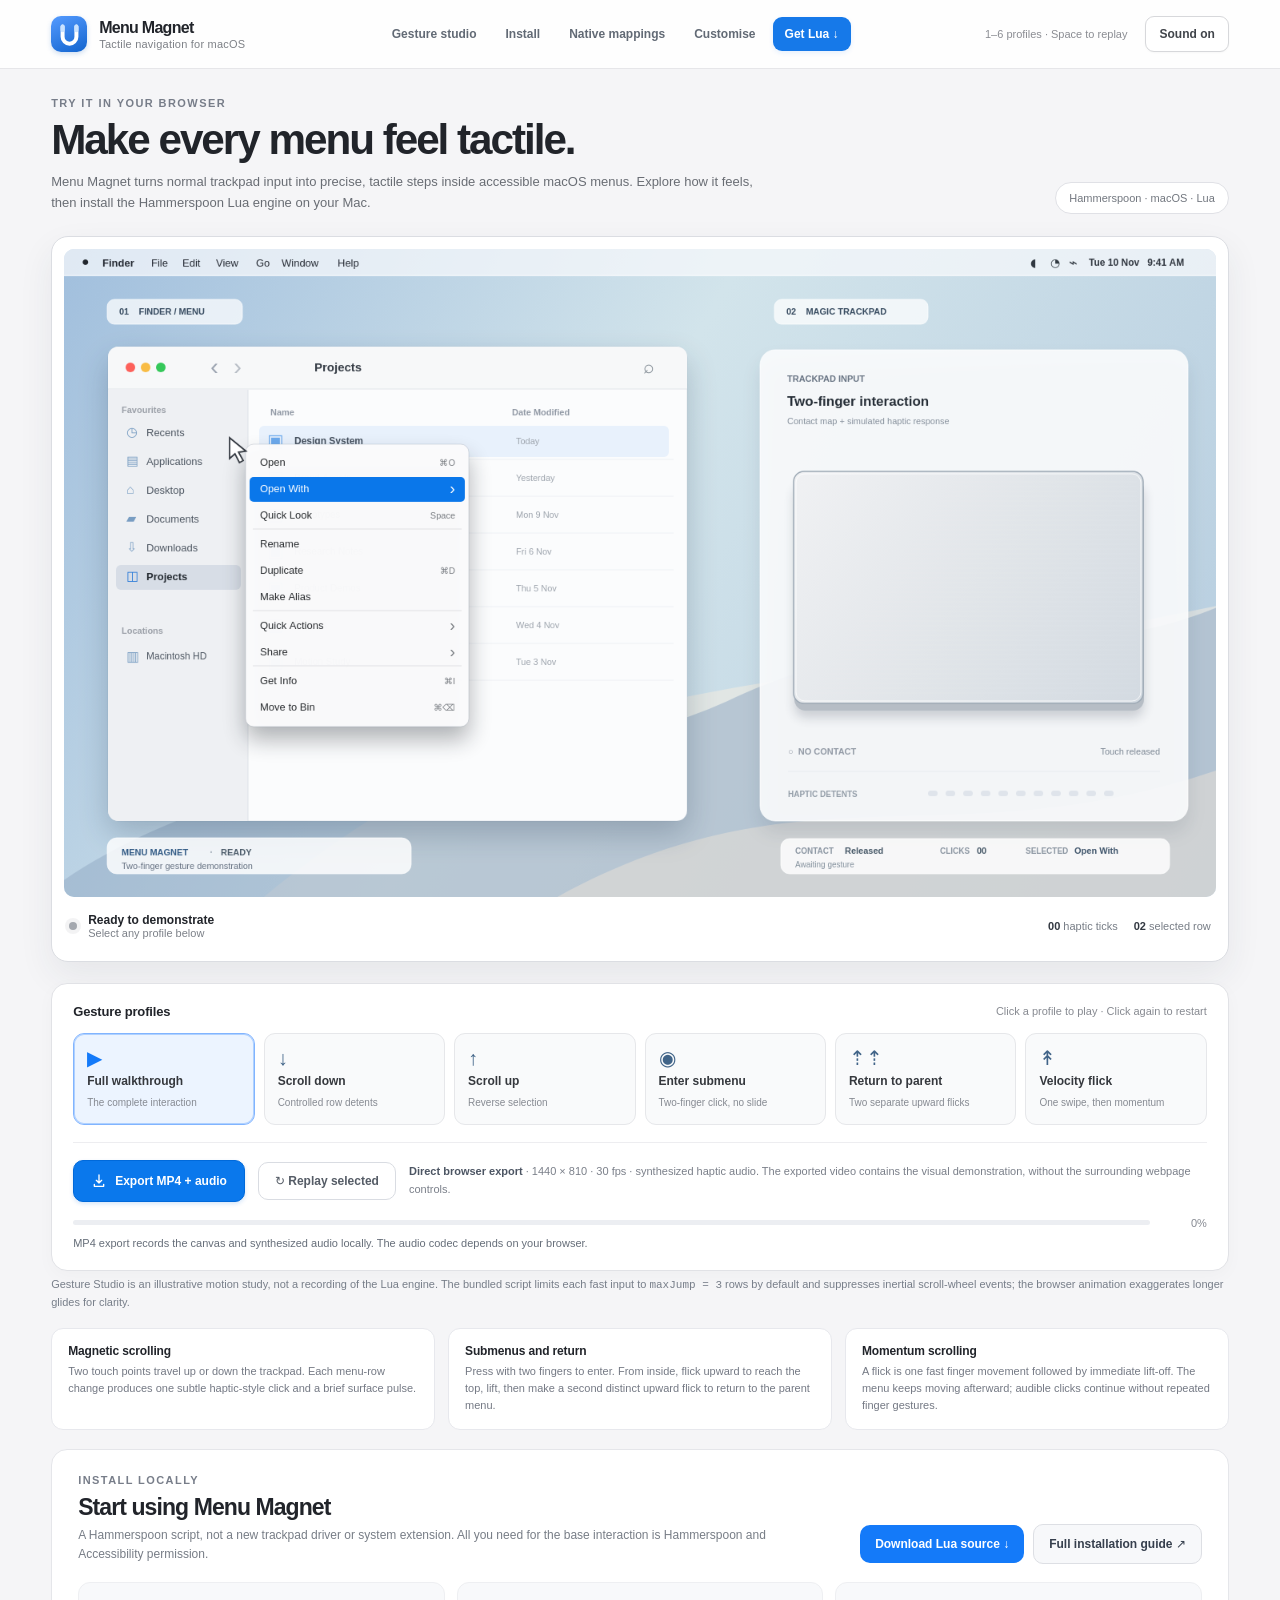
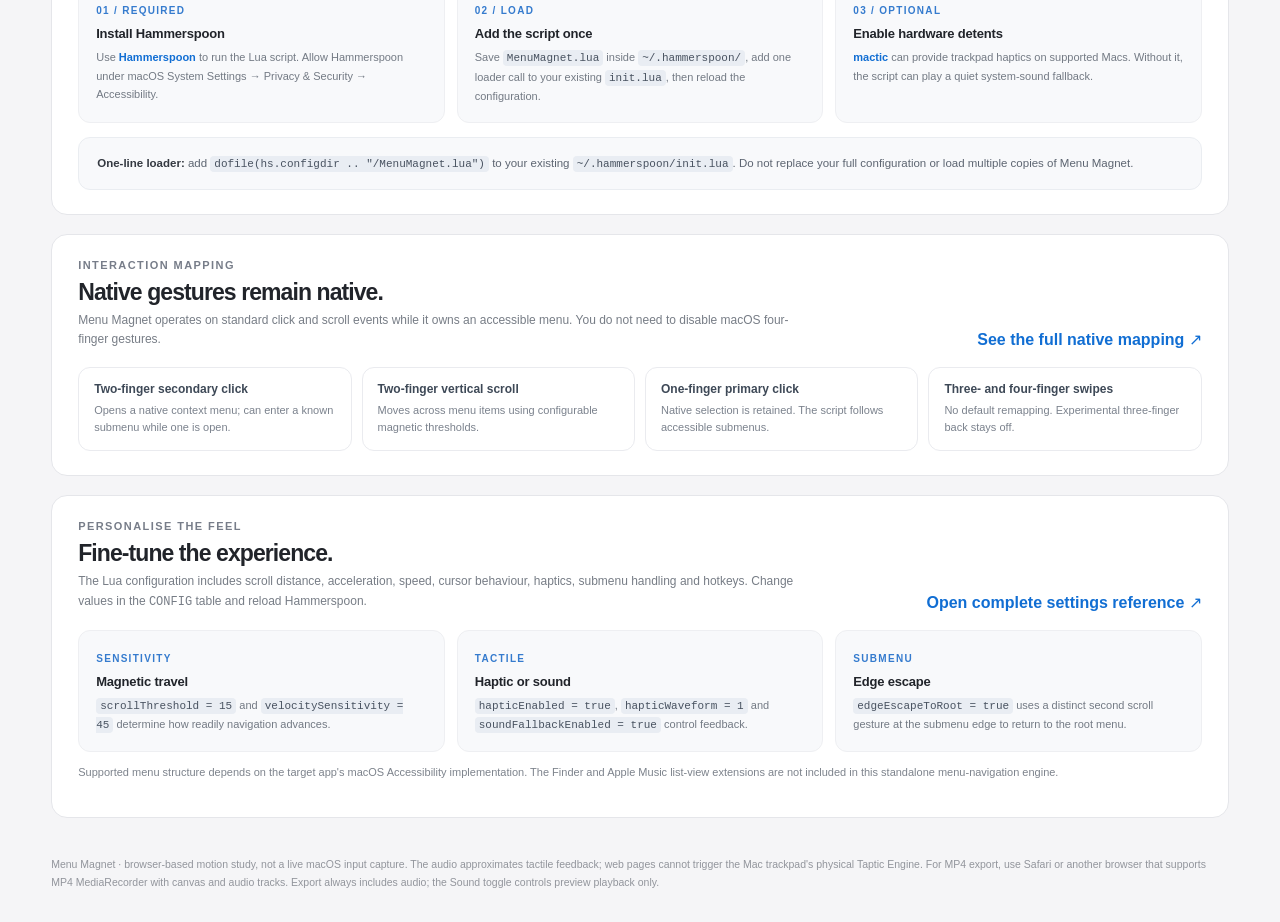
<file: docs/index.html>
<!doctype html>
<html lang="en">
<head>
<meta charset="utf-8">
<meta name="viewport" content="width=device-width,initial-scale=1">
<meta name="color-scheme" content="light">
<title>Menu Magnet — Tactile navigation for macOS</title>
<meta name="description" content="Menu Magnet brings tactile, velocity-aware navigation to native macOS menus using Hammerspoon. Explore the interactive Gesture Studio, download the Lua source, and read the setup guide.">
<meta name="theme-color" content="#f5f5f7">
<link rel="icon" type="image/svg+xml" href="favicon.svg">
<style>
:root{font-family:-apple-system,BlinkMacSystemFont,"SF Pro Display","Segoe UI",sans-serif;color:#21242a;background:#f5f5f7;font-synthesis:none;scroll-behavior:smooth}
*{box-sizing:border-box}body{margin:0;min-width:320px;-webkit-font-smoothing:antialiased}button{font:inherit;cursor:pointer}
button:focus-visible{outline:3px solid #147af9;outline-offset:3px}
header{height:69px;background:rgba(255,255,255,.87);border-bottom:1px solid #e6e6e9;display:flex;align-items:center;justify-content:space-between;padding:0 clamp(16px,4vw,52px);gap:18px}
.brand{display:flex;align-items:center;gap:12px}.brand-mark{height:36px;width:36px;border-radius:10px;background:linear-gradient(155deg,#559bff,#1264ce);display:grid;place-items:center;box-shadow:0 2px 5px rgba(35,105,194,.21)}.brand-mark svg{height:25px;width:25px}
.brand strong{display:block;letter-spacing:-.045em;font-weight:760;font-size:16px}.brand small{display:block;font-size:11px;color:#7d8086;margin-top:1px;letter-spacing:.02em}
.header-actions{display:flex;align-items:center;gap:10px}.shortcut{font-size:11px;color:#8b8d93;margin-right:8px}.small-btn{border:1px solid #d7d8db;background:white;border-radius:9px;padding:10px 13px;font-size:12px;font-weight:620;color:#40444a;box-shadow:0 1px 2px #00000008}.small-btn:hover{background:#f6f8fb}.small-btn[aria-pressed=false]{color:#898c94}
main{max-width:1560px;margin:auto;padding:28px clamp(16px,4vw,52px) 38px}
.eyebrow{font-size:11px;color:#777d89;font-weight:720;letter-spacing:.13em;text-transform:uppercase;margin-bottom:8px}.title-row{display:flex;align-items:end;justify-content:space-between;gap:20px;margin-bottom:22px}
h1{margin:0 0 9px;font-weight:700;letter-spacing:-.048em;font-size:clamp(28px,3.3vw,44px);line-height:1.1}.lead{margin:0;color:#696d74;font-size:13px;line-height:1.6;max-width:710px}
.version{flex-shrink:0;border:1px solid #e0e1e6;background:#fff;border-radius:99px;padding:9px 13px;font-size:11px;color:#72777f}
.screen-card{border:1px solid #dbdde2;border-radius:17px;background:white;box-shadow:0 14px 35px rgba(39,48,63,.075);padding:12px;overflow:hidden}
#stage{display:block;width:100%;aspect-ratio:16/9;border-radius:10px;background:#d8e6f3;image-rendering:auto}
.stage-footer{min-height:52px;display:flex;align-items:center;justify-content:space-between;gap:16px;padding:7px 5px 0}
.live-info{display:flex;align-items:center;gap:11px;min-width:0}.live-light{flex-shrink:0;width:8px;height:8px;border-radius:50%;background:#a4a8af;box-shadow:0 0 0 4px #a4a8af22}.live-light.playing{background:#30a46c;box-shadow:0 0 0 4px #30a46c18}
#currentLabel{font-size:12px;font-weight:640;white-space:nowrap;overflow:hidden;text-overflow:ellipsis}#subLabel{font-size:11px;color:#7c8088;white-space:nowrap;overflow:hidden;text-overflow:ellipsis}
.mini-stats{display:flex;align-items:center;gap:16px;flex-shrink:0;font-size:11px;color:#777d86}.mini-stats b{color:#333942;font-variant-numeric:tabular-nums}
.controls{margin-top:21px;background:white;border:1px solid #e1e2e6;border-radius:16px;padding:20px 21px 18px;box-shadow:0 5px 18px #24283207}
.controls-top{display:flex;align-items:center;justify-content:space-between;gap:14px;margin-bottom:14px}.section-title{font-size:13px;font-weight:750;letter-spacing:-.012em}.control-note{color:#878a91;font-size:11px}
.profiles{display:grid;grid-template-columns:repeat(6,minmax(0,1fr));gap:9px}.profile{background:#f9fafb;border:1px solid #e6e7ea;border-radius:11px;text-align:left;min-height:92px;padding:14px 13px 12px;display:flex;flex-direction:column;align-items:start;gap:7px;transition:background .15s,border-color .15s,box-shadow .15s}.profile:hover{background:#f2f7ff;border-color:#c3d8fa}.profile[aria-pressed=true]{background:#ecf4ff;border-color:#81b4ff;box-shadow:inset 0 0 0 1px #afd1ff}.profile:disabled{opacity:.55;cursor:not-allowed}
.profile .profile-glyph{font-size:20px;line-height:20px;font-family:-apple-system,sans-serif;color:#416488}.profile[aria-pressed=true] .profile-glyph{color:#147af9}.profile-title{font-size:12px;font-weight:700;color:#35383d;line-height:1.15}.profile-desc{font-size:10px;color:#868a92;line-height:1.35}
.renderbar{display:flex;gap:13px;align-items:center;flex-wrap:wrap;border-top:1px solid #ededf0;margin-top:17px;padding-top:17px}.primary{display:flex;align-items:center;gap:8px;border:1px solid #0069da;border-radius:10px;background:#0a78ec;color:white;padding:12px 17px;font-size:12px;font-weight:715;box-shadow:0 2px 4px #0069d92a;white-space:nowrap}.primary:hover{background:#0669d7}.primary:disabled{background:#9fb6d2;border-color:#9fb6d2;cursor:not-allowed;box-shadow:none}.primary svg{width:16px;height:16px}
.replay{border:1px solid #d9dce2;background:white;padding:11px 16px;border-radius:10px;font-size:12px;color:#555c66;font-weight:620}.replay:disabled{opacity:.5;cursor:not-allowed}
.render-copy{font-size:11px;color:#7a7f89;line-height:1.6;flex:1;min-width:240px}.render-copy strong{color:#4c5563}
.progress-area{display:flex;align-items:center;gap:12px;margin-top:15px}.progress-track{height:5px;background:#eceef2;border-radius:8px;overflow:hidden;flex:1}.progress-indicator{width:0%;height:100%;border-radius:8px;background:#147af9;transition:width .08s linear}#progressText{font-size:11px;color:#858991;font-variant-numeric:tabular-nums;min-width:45px;text-align:right}
#message{font-size:11px;color:#666e79;margin-top:8px;min-height:15px}#message.error{color:#be3939}
.explainer{display:grid;grid-template-columns:1fr 1fr 1fr;gap:13px;margin-top:17px}.explain{padding:15px 16px;border-radius:12px;background:#fff;border:1px solid #e7e8ed}.explain strong{display:block;font-size:12px;letter-spacing:-.012em;margin-bottom:5px}.explain span{display:block;font-size:11px;color:#747984;line-height:1.55}
footer{max-width:1560px;margin:auto;padding:0 clamp(16px,4vw,52px) 32px;color:#92959c;font-size:10.5px;line-height:1.7}
@media(max-width:1050px){.profiles{grid-template-columns:repeat(3,minmax(0,1fr))}.profile{min-height:86px}.explainer{grid-template-columns:1fr 1fr}.title-row{align-items:start}.version{display:none}}
@media(max-width:640px){header{padding:0 14px;height:63px}.shortcut{display:none}main{padding:23px 10px}.controls{padding:15px}.profiles{grid-template-columns:repeat(2,minmax(0,1fr))}.stage-footer{align-items:start}.mini-stats{gap:9px;flex-direction:column;align-items:end}#subLabel{max-width:200px}.screen-card{padding:5px;border-radius:12px}.controls-top{align-items:start;flex-direction:column;gap:5px}.explainer{grid-template-columns:1fr}.renderbar{align-items:stretch}.primary,.replay{justify-content:center}footer{padding:0 16px 20px}}

/* Website navigation and installation information, added around the original Gesture Studio. */
.site-nav{display:flex;gap:5px;align-items:center;flex:1;justify-content:center}
.site-nav a{font-size:12px;font-weight:620;color:#626a75;text-decoration:none;padding:10px 12px;border-radius:9px;white-space:nowrap}
.site-nav a:hover,.site-nav a:focus-visible{color:#0967ca;background:#f0f5fc}
.site-nav .nav-primary{color:#fff;background:#1679e9;box-shadow:0 2px 5px #147af91a}
.site-nav .nav-primary:hover{color:#fff;background:#0967ca}
.callout{font-size:11px;color:#777e89;line-height:1.55;margin:5px 0 0}
.utility-panel{margin-top:19px;padding:24px 26px;background:#fff;border:1px solid #e5e6ea;border-radius:16px}
.utility-head{display:flex;align-items:flex-end;justify-content:space-between;gap:16px;margin-bottom:18px}
.utility-head h2{font-size:23px;letter-spacing:-.04em;margin:0 0 5px}
.utility-head p{font-size:12px;color:#777d86;margin:0;line-height:1.6;max-width:730px}
.text-link{color:#116ed3;font-weight:650;text-decoration:none}.text-link:hover{text-decoration:underline}
.info-grid{display:grid;grid-template-columns:repeat(3,minmax(0,1fr));gap:12px}
.info-tile{border-radius:12px;background:#f8f9fb;border:1px solid #eeeff2;padding:17px}
.info-tile .num{display:inline-block;font-size:10px;font-weight:730;letter-spacing:.13em;color:#357bce;margin-bottom:10px}
.info-tile h3{font-size:13px;letter-spacing:-.015em;margin:0 0 7px}
.info-tile p{font-size:11px;line-height:1.65;color:#737a84;margin:0}
.info-tile code,.mini-guide code{font-size:11px;border-radius:4px;background:#e9edf3;padding:2px 4px;color:#485260}
.downloads{display:flex;flex-wrap:wrap;gap:9px;align-items:center}
.download-link{border-radius:10px;background:#147af9;color:#fff;text-decoration:none;padding:12px 15px;font-size:12px;font-weight:690;display:inline-flex;gap:8px;align-items:center}
.download-link:hover{background:#0b65d1}
.download-link.secondary{color:#363f4d;background:#f7f8fa;border:1px solid #dddfe4}.download-link.secondary:hover{background:#edf3fc}
.mini-guide{background:#f8f9fb;border:1px solid #eaedf1;border-radius:12px;padding:16px 18px;line-height:1.65;font-size:11.5px;color:#5d6571;margin-top:14px}
.mini-guide strong{color:#343941}
.source-note{font-size:11px;line-height:1.7;color:#7d838c;margin-top:11px}
.native-grid{display:grid;grid-template-columns:repeat(4,minmax(0,1fr));gap:10px}
.native-cell{border:1px solid #eaebef;border-radius:12px;padding:14px 15px}
.native-cell strong{display:block;color:#3e4957;font-size:12px;margin-bottom:6px}
.native-cell p{color:#7b828d;font-size:11px;line-height:1.55;margin:0}
.demo-notice{margin:0 0 15px;color:#818891;font-size:11px;line-height:1.5}
@media(max-width:1120px){.site-nav{justify-content:flex-end}.site-nav a{padding:8px}.site-nav a:not(.nav-primary){display:none}}
@media(max-width:750px){.site-nav .nav-primary{padding:9px 10px;font-size:11px}.info-grid{grid-template-columns:1fr}.native-grid{grid-template-columns:1fr 1fr}.utility-head{align-items:start;flex-direction:column}.utility-panel{padding:17px}.header-actions{gap:4px}}
@media(max-width:450px){.site-nav{display:none}.native-grid{grid-template-columns:1fr}.downloads .download-link{width:100%;justify-content:center}.brand small{font-size:10px}}

</style>
</head>
<body>
<header>
  <div class="brand"><div class="brand-mark" aria-hidden="true"><svg viewBox="0 0 30 30" fill="none"><path d="M6.7 5.5v12.2a8.3 8.3 0 0 0 16.6 0V5.5" stroke="#fff" stroke-width="4.8" stroke-linecap="round"/><path d="M6.7 5.5V10M23.3 5.5V10" stroke="#c9e2ff" stroke-width="4.8" stroke-linecap="round"/></svg></div><div><strong>Menu Magnet</strong><small>Tactile navigation for macOS</small></div></div>
  <nav class="site-nav" aria-label="Site navigation"><a href="#demo">Gesture studio</a><a href="#get-started">Install</a><a href="guide.html#native">Native mappings</a><a href="guide.html#customize">Customise</a><a class="nav-primary" href="download/MenuMagnet.lua" download>Get Lua ↓</a></nav>
  <div class="header-actions"><span class="shortcut">1–6 profiles · Space to replay</span><button id="soundToggle" class="small-btn" type="button" aria-pressed="true">Sound on</button></div>
</header>
<main>
  <div class="title-row"><div><div class="eyebrow">Try it in your browser</div><h1>Make every menu feel tactile.</h1><p class="lead">Menu Magnet turns normal trackpad input into precise, tactile steps inside accessible macOS menus. Explore how it feels, then install the Hammerspoon Lua engine on your Mac.</p></div><span class="version">Hammerspoon · macOS · Lua</span></div>
  <section id="demo" class="screen-card" aria-label="Animated desktop and trackpad demonstration">
    <canvas id="stage" width="1440" height="810" aria-label="macOS Finder context menu on the left, with animated Magic Trackpad fingers on the right. Choose a profile to animate."></canvas>
    <div class="stage-footer"><div class="live-info"><span id="liveLight" class="live-light"></span><div style="min-width:0"><div id="currentLabel">Ready to demonstrate</div><div id="subLabel">Select any profile below</div></div></div><div class="mini-stats"><span><b id="detentValue">00</b> haptic ticks</span><span><b id="itemValue">03</b> selected row</span></div></div>
  </section>
  <section class="controls" aria-label="Animation profile and export controls">
    <div class="controls-top"><span class="section-title">Gesture profiles</span><span class="control-note">Click a profile to play · Click again to restart</span></div>
    <div class="profiles" id="profileButtons">
      <button type="button" class="profile" data-profile="full" aria-pressed="true"><span class="profile-glyph">▶</span><span class="profile-title">Full walkthrough</span><span class="profile-desc">The complete interaction</span></button>
      <button type="button" class="profile" data-profile="down" aria-pressed="false"><span class="profile-glyph">↓</span><span class="profile-title">Scroll down</span><span class="profile-desc">Controlled row detents</span></button>
      <button type="button" class="profile" data-profile="up" aria-pressed="false"><span class="profile-glyph">↑</span><span class="profile-title">Scroll up</span><span class="profile-desc">Reverse selection</span></button>
      <button type="button" class="profile" data-profile="submenu" aria-pressed="false"><span class="profile-glyph">◉</span><span class="profile-title">Enter submenu</span><span class="profile-desc">Two-finger click, no slide</span></button>
      <button type="button" class="profile" data-profile="return" aria-pressed="false"><span class="profile-glyph">⇡⇡</span><span class="profile-title">Return to parent</span><span class="profile-desc">Two separate upward flicks</span></button>
      <button type="button" class="profile" data-profile="velocity" aria-pressed="false"><span class="profile-glyph">↟</span><span class="profile-title">Velocity flick</span><span class="profile-desc">One swipe, then momentum</span></button>
    </div>
    <div class="renderbar"><button id="exportBtn" class="primary" type="button"><svg viewBox="0 0 24 24" fill="none" stroke="currentColor" stroke-width="2" stroke-linecap="round" stroke-linejoin="round"><path d="M12 3v12m-4-4 4 4 4-4M5 17v3h14v-3"/></svg>Export MP4 + audio</button><button id="replayBtn" class="replay" type="button">↻ Replay selected</button><div class="render-copy"><strong>Direct browser export</strong> · 1440 × 810 · 30 fps · synthesized haptic audio. The exported video contains the visual demonstration, without the surrounding webpage controls.</div></div>
    <div class="progress-area"><div class="progress-track"><div id="progressFill" class="progress-indicator"></div></div><span id="progressText">0%</span></div>
    <div id="message" role="status" aria-live="polite">MP4 export records the canvas and synthesized audio locally. The audio codec depends on your browser.</div>
  </section>
  <p class="callout">Gesture Studio is an illustrative motion study, not a recording of the Lua engine. The bundled script limits each fast input to <code>maxJump = 3</code> rows by default and suppresses inertial scroll-wheel events; the browser animation exaggerates longer glides for clarity.</p>
  <section class="explainer" aria-label="Gesture behaviour guide">
    <div class="explain"><strong>Magnetic scrolling</strong><span>Two touch points travel up or down the trackpad. Each menu-row change produces one subtle haptic-style click and a brief surface pulse.</span></div>
    <div class="explain"><strong>Submenus and return</strong><span>Press with two fingers to enter. From inside, flick upward to reach the top, lift, then make a second distinct upward flick to return to the parent menu.</span></div>
    <div class="explain"><strong>Momentum scrolling</strong><span>A flick is one fast finger movement followed by immediate lift-off. The menu keeps moving afterward; audible clicks continue without repeated finger gestures.</span></div>
  </section>

<section id="get-started" class="utility-panel" aria-labelledby="started-heading">
  <div class="utility-head"><div><div class="eyebrow">Install locally</div><h2 id="started-heading">Start using Menu Magnet</h2><p>A Hammerspoon script, not a new trackpad driver or system extension. All you need for the base interaction is Hammerspoon and Accessibility permission.</p></div><div class="downloads"><a class="download-link" href="download/MenuMagnet.lua" download>Download Lua source ↓</a><a class="download-link secondary" href="guide.html#install">Full installation guide ↗</a></div></div>
  <div class="info-grid">
    <div class="info-tile"><span class="num">01 / REQUIRED</span><h3>Install Hammerspoon</h3><p>Use <a class="text-link" href="https://www.hammerspoon.org/go/" target="_blank" rel="noopener noreferrer">Hammerspoon</a> to run the Lua script. Allow Hammerspoon under macOS System Settings → Privacy &amp; Security → Accessibility.</p></div>
    <div class="info-tile"><span class="num">02 / LOAD</span><h3>Add the script once</h3><p>Save <code>MenuMagnet.lua</code> inside <code>~/.hammerspoon/</code>, add one loader call to your existing <code>init.lua</code>, then reload the configuration.</p></div>
    <div class="info-tile"><span class="num">03 / OPTIONAL</span><h3>Enable hardware detents</h3><p><a class="text-link" href="https://github.com/MatMercer/mactic" target="_blank" rel="noopener noreferrer">mactic</a> can provide trackpad haptics on supported Macs. Without it, the script can play a quiet system-sound fallback.</p></div>
  </div>
  <div class="mini-guide"><strong>One-line loader:</strong> add <code>dofile(hs.configdir .. "/MenuMagnet.lua")</code> to your existing <code>~/.hammerspoon/init.lua</code>. Do not replace your full configuration or load multiple copies of Menu Magnet.</div>
</section>
<section id="native-mapping" class="utility-panel" aria-labelledby="native-heading">
  <div class="utility-head"><div><div class="eyebrow">Interaction mapping</div><h2 id="native-heading">Native gestures remain native.</h2><p>Menu Magnet operates on standard click and scroll events while it owns an accessible menu. You do not need to disable macOS four-finger gestures.</p></div><a class="text-link" href="guide.html#native">See the full native mapping ↗</a></div>
  <div class="native-grid"><div class="native-cell"><strong>Two-finger secondary click</strong><p>Opens a native context menu; can enter a known submenu while one is open.</p></div><div class="native-cell"><strong>Two-finger vertical scroll</strong><p>Moves across menu items using configurable magnetic thresholds.</p></div><div class="native-cell"><strong>One-finger primary click</strong><p>Native selection is retained. The script follows accessible submenus.</p></div><div class="native-cell"><strong>Three- and four-finger swipes</strong><p>No default remapping. Experimental three-finger back stays off.</p></div></div>
</section>
<section id="configure" class="utility-panel" aria-labelledby="configure-heading">
  <div class="utility-head"><div><div class="eyebrow">Personalise the feel</div><h2 id="configure-heading">Fine-tune the experience.</h2><p>The Lua configuration includes scroll distance, acceleration, speed, cursor behaviour, haptics, submenu handling and hotkeys. Change values in the <code>CONFIG</code> table and reload Hammerspoon.</p></div><a class="text-link" href="guide.html#customize">Open complete settings reference ↗</a></div>
  <div class="info-grid"><div class="info-tile"><span class="num">SENSITIVITY</span><h3>Magnetic travel</h3><p><code>scrollThreshold = 15</code> and <code>velocitySensitivity = 45</code> determine how readily navigation advances.</p></div><div class="info-tile"><span class="num">TACTILE</span><h3>Haptic or sound</h3><p><code>hapticEnabled = true</code>, <code>hapticWaveform = 1</code> and <code>soundFallbackEnabled = true</code> control feedback.</p></div><div class="info-tile"><span class="num">SUBMENU</span><h3>Edge escape</h3><p><code>edgeEscapeToRoot = true</code> uses a distinct second scroll gesture at the submenu edge to return to the root menu.</p></div></div>
  <p class="source-note">Supported menu structure depends on the target app's macOS Accessibility implementation. The Finder and Apple Music list-view extensions are not included in this standalone menu-navigation engine.</p>
</section>
</main>
<footer>Menu Magnet · browser-based motion study, not a live macOS input capture. The audio approximates tactile feedback; web pages cannot trigger the Mac trackpad's physical Taptic Engine. For MP4 export, use Safari or another browser that supports MP4 MediaRecorder with canvas and audio tracks. Export always includes audio; the Sound toggle controls preview playback only.</footer>
<script>
(()=>{'use strict';
const $=id=>document.getElementById(id), canvas=$('stage'), g=canvas.getContext('2d',{alpha:false}), W=1440,H=810;
const buttons=[...document.querySelectorAll('.profile')];
const ROOT=['Open','Open With','Quick Look','Rename','Duplicate','Make Alias','Quick Actions','Share','Get Info','Move to Bin'];
const SHORTCUTS=['⌘O','›','Space','','⌘D','','›','›','⌘I','⌘⌫'];
const CHILD=['Create PDF','Rotate Left','Markup','Convert Image','Remove Background'];
const MENU={x:227,y:244,w:279,rowH:33,top:7}, SUB={x:504,y:439,w:225,rowH:34,top:7};
const PAD={x:912,y:278,w:437,h:290};
const colors={ink:'#20242a',muted:'#77808c',blue:'#0a76ed'};
let profile='full',soundOn=true,recording=false,recordCancel=false,playToken=0,runner=null,animationPromise=null,ac=null,monitor=null,mediaBus=null;
let scene={},trail=[],pulses=[],nowPerf=performance.now(),lastSample=0;
const ease=t=>t*t*(3-2*t),out=t=>1-Math.pow(1-t,3),clamp=(v,a,b)=>Math.max(a,Math.min(b,v));
function reset(p){trail=[];pulses=[];lastSample=0;const i=({full:1,down:1,up:8,submenu:6,return:6,velocity:0})[p]||0;
 scene={idx:i,sub:p==='return',child:p==='return'?4:0,contact:false,press:0,tx:.51,ty:.45,mode:'READY',caption:'Two-finger gesture demonstration',small:'Awaiting gesture',tick:0,velocity:0,returnArmed:false};
 if(p==='return')scene.mode='SUBMENU OPEN';$('detentValue').textContent='00';updateMeta();}
function updateMeta(){let index=scene.sub?scene.child:scene.idx;$('itemValue').textContent=String(index+1).padStart(2,'0');$('detentValue').textContent=String(scene.tick).padStart(2,'0');}
function setStageText(head,detail,small){scene.mode=head;scene.caption=detail;scene.small=small||'';}
function pulse(type='tick',strength=1){scene.tick++;updateMeta();pulses.push({t:performance.now(),type,strength,x:scene.tx,y:scene.ty});playClick(type,strength);}
function eventSelection(delta,sub=false){if(sub){scene.child=clamp(scene.child+delta,0,CHILD.length-1);}else{scene.idx=clamp(scene.idx+delta,0,ROOT.length-1);}pulse('tick',.85)}
function eventSubmenu(open){scene.sub=open;if(open)scene.child=0;else scene.idx=6;setStageText(open?'SUBMENU OPEN':'PARENT MENU','Two-finger click → '+(open?'Quick Actions':'Parent menu'),open?'No horizontal slide':'Back at the parent menu');pulse('click',1.25)}
function addTrail(now){if(!scene.contact)return;let x=PAD.x+scene.tx*PAD.w,y=PAD.y+scene.ty*PAD.h;
 if(lastSample){let last=trail[trail.length-1];if(last && Math.hypot(last.x-x,last.y-y)<2.9 && now-lastSample<65)return;}
 trail.push({x,y,t:now});lastSample=now;}
function tryAudio(){try{if(!ac){const AC=window.AudioContext||window.webkitAudioContext;if(!AC)throw Error('AudioContext unavailable');ac=new AC();monitor=ac.createGain();monitor.gain.value=soundOn?1:0;monitor.connect(ac.destination);mediaBus=ac.createMediaStreamDestination();const keepAlive=ac.createConstantSource();keepAlive.offset.value=0.000001;keepAlive.connect(mediaBus);keepAlive.start();}
 if(ac.state==='suspended')ac.resume().catch(()=>{});
 return true;}catch(e){return false;}}
// The original Menu Magnet soft, tonal detent from Interactive Showcase.
// Both output paths receive the same synthesis: the Mac preview and MP4 audio track.
function playClick(type='tick',strength=1){
 if(!recording&&!soundOn)return;
 if(!tryAudio()||ac.state!=='running')return;
 const t=ac.currentTime;
 const power=strength;
 try{
  const out=ac.createGain();out.gain.value=.58;
  out.connect(monitor);
  out.connect(mediaBus);
  const low=ac.createOscillator();low.type='sine';
  low.frequency.setValueAtTime(170,t);
  low.frequency.exponentialRampToValueAtTime(92,t+.051);
  const g=ac.createGain();g.gain.setValueAtTime(.0001,t);
  g.gain.exponentialRampToValueAtTime(.12*power,t+.004);
  g.gain.exponentialRampToValueAtTime(.0001,t+.057);
  low.connect(g);g.connect(out);low.start(t);low.stop(t+.065);
  const tick=ac.createOscillator();tick.type='triangle';
  tick.frequency.setValueAtTime(880,t);
  tick.frequency.exponentialRampToValueAtTime(330,t+.019);
  const tg=ac.createGain();tg.gain.setValueAtTime(.001,t);
  tg.gain.exponentialRampToValueAtTime(.036*power,t+.002);
  tg.gain.exponentialRampToValueAtTime(.0001,t+.026);
  tick.connect(tg);tg.connect(out);tick.start(t);tick.stop(t+.033);
  setTimeout(()=>{try{out.disconnect()}catch(e){}},110);
 }catch(e){console.warn('Original audio synthesis:',e)}
}
function build(p){let tracks=[],events=[],T=0,px=.51,py=.45;
 const add=(ms,cb,head,detail,small)=>{let start=T;tracks.push({start,end:T+ms,ms,cb,head,detail,small});T+=ms;return start;};
 const evt=(at,fn)=>events.push({at,fn});
 const dwell=(ms,head='READY',detail='Two-finger gesture demonstration',small='')=>add(ms,()=>{scene.contact=false;scene.press=0;scene.tx=px;scene.ty=py},head,detail,small);
 const down=(y=.35,ms=290)=>{py=y;add(ms,t=>{scene.contact=true;scene.press=out(t)*.13;scene.tx=px;scene.ty=py},'CONTACT','Two fingers resting on the trackpad','Hold engages magnetic navigation');};
 const up=(ms=230)=>{add(ms,t=>{scene.contact=t<.15;scene.press=0;scene.tx=px;scene.ty=py},'RELEASE','Fingers lifted','Native motion resumes');};
 const scroll=(dir,n,ms=1450,endY=null,sub=false)=>{const sy=py,ey=endY??clamp(py+(dir>0?.42:-.42),.17,.83);let start=add(ms,t=>{scene.contact=true;scene.press=.06;scene.tx=px;scene.ty=sy+(ey-sy)*ease(t)},'MAGNETIC SCROLL',dir>0?'Scroll down · individual row snaps':'Scroll up · individual row snaps',sub?'Submenu selection':'Main menu selection');
 for(let i=0;i<n;i++)evt(start+(i+1)*ms/(n+1),()=>eventSelection(dir,sub));py=ey;};
 const clickSub=()=>{let st=add(370,t=>{scene.contact=true;scene.tx=px;scene.ty=py;scene.press=Math.sin(Math.PI*t)*.95},'TWO-FINGER CLICK','Press both fingers to enter Quick Actions','No lateral swipe required');evt(st+170,()=>eventSubmenu(true));up(190);};
 const flick=(dir,n,sub=false,opts={})=>{let sy=dir>0?.19:.81,ey=dir>0?.81:.18;py=sy;
 add(195,t=>{scene.contact=t>.44;scene.press=t>.44?.1:0;scene.ty=sy;scene.tx=px},'PREPARE FLICK',opts.desc||'Two fingers make contact','');
 let fStart=add(140,t=>{scene.contact=t<.93;scene.press=.03;scene.ty=sy+(ey-sy)*out(t);scene.tx=px},'FLICK',dir>0?'One fast downward flick':'One fast upward flick','Single swipe · lift immediately');
 py=ey;
 let coastStart=add(opts.coast||860,t=>{scene.contact=false;scene.press=0;scene.tx=px;scene.ty=ey;scene.velocity=dir*(1-out(t));},'MOMENTUM',opts.coastCaption||'Fingers lifted · menu continues moving',opts.small||'Haptic detents continue after touch ends');
 for(let i=0;i<n;i++){
  let q=(i+1)/(n+1),offset=(.04+.92*Math.pow(q,1.36))*(opts.coast||860);
  evt(coastStart+offset,()=>eventSelection(dir,sub));
 }
 scene.velocity=0;};
 const flickReturn=()=>{let sy=.77,ey=.16;py=sy;
 add(220,t=>{scene.contact=t>.35;scene.press=t>.35?.07:0;scene.tx=px;scene.ty=sy},'SECOND CONTACT','Two fingers return to the trackpad','At the top of the submenu');
 add(130,t=>{scene.contact=t<.91;scene.tx=px;scene.ty=sy+(ey-sy)*out(t);scene.press=0},'SECOND UPWARD FLICK','Flick upward again','A distinct second gesture');py=ey;
 let st=add(340,t=>{scene.contact=false;scene.tx=px;scene.ty=ey;scene.press=0},'RETURN TO PARENT','Submenu closes after second flick','Parent selection restored');
 evt(st+180,()=>{scene.returnArmed=false;scene.sub=false;scene.idx=6;setStageText('PARENT MENU','Returned to Quick Actions','Two flicks, no horizontal sliding');pulse('click',1.15)});
 };
 if(p==='down') {dwell(450);down(.22);scroll(1,6,2050,.79);up();dwell(630,'DONE','Six magnetic detents','Each row has a tactile snap')}
 if(p==='up'){dwell(450);down(.80);scroll(-1,6,2050,.22);up();dwell(630,'DONE','Reverse navigation complete','One tick per row')}
 if(p==='submenu'){dwell(460);down(.39,250);clickSub();down(.35,200);scroll(1,3,1120,.71,true);up();dwell(700,'DONE','Submenu navigated by clicking','Two-finger click, not a slide')}
 if(p==='return'){dwell(500,'SUBMENU','Return from inside Quick Actions','Two separate upward flicks');flick(-1,4,true,{desc:'First flick to the top of submenu',coast:790,coastCaption:'First flick released · selections glide to top'});
  let start=add(500,t=>{scene.contact=false;scene.ty=.18;scene.tx=px;scene.press=0},'AT SUBMENU TOP','First flick reached the top','Prepare a separate second flick');evt(start+150,()=>{scene.returnArmed=true;});
  flickReturn();dwell(730,'DONE','Parent menu restored','Two separate flicks completed');}
 if(p==='velocity'){dwell(490);flick(1,9,false,{desc:'One swift movement of both fingers',coast:1140,coastCaption:'No fingers visible · menu glides by inertia'});dwell(890,'DONE','Velocity scrolling complete','Clicks were heard after the fingers lifted');}
 if(p==='full'){
  dwell(510,'INTRO','A more natural way to navigate menus','Scroll • Click • Flick');
  down(.24,270);scroll(1,5,1680,.74);up(180);
  dwell(260,'QUICK ACTIONS','Selected a menu item with a submenu','');
  down(.47,220);clickSub();
  down(.33,190);scroll(1,3,1050,.73,true);up(170);
  dwell(290,'RETURN','Move back from the submenu','Two distinct upward flicks');
  flick(-1,3,true,{desc:'First upward flick moves to the top',coast:690,coastCaption:'Momentum brings the selection to the top'});
  dwell(360,'AT THE TOP','Fingers lifted · begin a second flick','');flickReturn();
  dwell(450,'VELOCITY','One flick. Several silent movements. Audible detents.','');
  let st=add(170,t=>{scene.contact=false;scene.tx=px;scene.ty=.45},'MAIN MENU','Ready for the velocity demonstration','');evt(st,()=>{scene.idx=0;scene.sub=false;updateMeta();});
  flick(1,9,false,{desc:'Fast downward flick, then lift',coast:1090,coastCaption:'The menu glides while both fingers are off the surface'});
  dwell(900,'COMPLETE','Menu Magnet · gesture showcase','One continuous interaction model');
 }
 events.sort((a,b)=>a.at-b.at);return{tracks,events,total:T};}
function startPlay(p,{asExport=false}={}){
 if(recording&&!asExport)return Promise.resolve();
 playToken++;let token=playToken;
 profile=p;buttons.forEach(b=>b.setAttribute('aria-pressed',String(b.dataset.profile===p)));
 reset(p);let seq=build(p);runner={...seq,start:performance.now(),eventPos:0,token,p,finished:false};
 $('liveLight').classList.add('playing');setMessage(asExport?'Rendering MP4 · recording visuals and haptic audio…':'Playing '+labelProfile(p));
 return new Promise(resolve=>{animationPromise=resolve;});}
function labelProfile(p){return ({full:'Full walkthrough',down:'Scroll down',up:'Scroll up',submenu:'Enter submenu',return:'Return to parent',velocity:'Velocity flick'})[p]||p;}
function progress(val){$('progressFill').style.width=(val*100).toFixed(1)+'%';$('progressText').textContent=Math.round(val*100)+'%';}
function updateTimeline(now){if(!runner||runner.finished)return;
 let r=runner,elapsed=clamp(now-r.start,0,r.total);while(r.eventPos<r.events.length&&r.events[r.eventPos].at<=elapsed){r.events[r.eventPos++].fn();}
 let seg=r.tracks.find(s=>elapsed>=s.start&&elapsed<s.end) || r.tracks[r.tracks.length-1];if(seg){seg.cb(clamp((elapsed-seg.start)/seg.ms,0,1));if(seg.head)scene.mode=seg.head;if(seg.detail)scene.caption=seg.detail;if(seg.small!==undefined)scene.small=seg.small;}
 progress(elapsed/r.total);$('currentLabel').textContent=scene.caption;$('subLabel').textContent=scene.small||labelProfile(profile);
 if(elapsed>=r.total){r.finished=true;runner=null;scene.contact=false;scene.press=0;scene.velocity=0;$('liveLight').classList.remove('playing');const done=animationPromise;animationPromise=null;if(done)done();if(!recording)setMessage('Finished · choose another profile or export the animation to MP4.');}
}
function setMessage(msg,error=false){$('message').textContent=msg;$('message').classList.toggle('error',error)}
// Drawing utilities — all visible export content lives in this one capture-ready canvas.
function rr(x,y,w,h,r,fill,stroke=null,sw=1){g.beginPath();g.roundRect(x,y,w,h,r);if(fill){g.fillStyle=fill;g.fill()}if(stroke){g.strokeStyle=stroke;g.lineWidth=sw;g.stroke()}}
function txt(s,x,y,size=14,color='#2a2b31',weight=400,align='left',family='-apple-system,BlinkMacSystemFont,"Segoe UI",sans-serif'){g.fillStyle=color;g.font=`${weight} ${size}px ${family}`;g.textAlign=align;g.textBaseline='middle';g.fillText(s,x,y);g.textAlign='left'}
function shadow(blur,color,off=0){g.shadowColor=color;g.shadowBlur=blur;g.shadowOffsetY=off}
function line(x1,y1,x2,y2,color='#ddd',lw=1){g.beginPath();g.moveTo(x1,y1);g.lineTo(x2,y2);g.strokeStyle=color;g.lineWidth=lw;g.stroke()}
function drawWallpaper(){let sky=g.createLinearGradient(0,0,W,H);sky.addColorStop(0,'#a1bfdd');sky.addColorStop(.45,'#d2e4eb');sky.addColorStop(1,'#b5ccdf');g.fillStyle=sky;g.fillRect(0,0,W,H);
 g.save();g.globalAlpha=.48;g.fillStyle='#f9efdf';g.beginPath();g.moveTo(250,810);g.bezierCurveTo(620,510,840,575,1470,440);g.lineTo(1470,810);g.closePath();g.fill();
 g.fillStyle='#96aec7';g.globalAlpha=.55;g.beginPath();g.moveTo(-80,850);g.bezierCurveTo(230,580,570,690,840,560);g.bezierCurveTo(1130,430,1260,550,1500,420);g.lineTo(1500,850);g.closePath();g.fill();
 g.fillStyle='#e8e1d7';g.globalAlpha=.53;g.beginPath();g.moveTo(550,850);g.bezierCurveTo(920,610,1100,790,1500,630);g.lineTo(1500,850);g.closePath();g.fill();g.restore();
 // macOS-style menu bar
 g.fillStyle='rgba(248,250,252,.72)';g.fillRect(0,0,W,34);line(0,33,W,33,'rgba(255,255,255,.43)');
 txt('●',22,17,16,'#21262d',800);txt('Finder',48,18,13,'#242932',760);
 ['File','Edit','View','Go','Window','Help'].forEach((t,i)=>txt(t,[109,148,190,240,272,342][i],18,13,'#242932',460));
 // right status icons + clock
 txt('◖',1208,18,14,'#313941',600);txt('◔',1233,18,14,'#313941',600);txt('⌁',1256,18,18,'#313941',600);txt('Tue 10 Nov   9:41 AM',1281,18,12,'#30363f',560);
 // section markers in the demonstration
 rr(54,63,169,31,9,'rgba(255,255,255,.73)','rgba(255,255,255,.67)');txt('01    FINDER / MENU',69,79,11,'#364a5f',720);
 rr(888,63,192,31,9,'rgba(255,255,255,.73)','rgba(255,255,255,.67)');txt('02    MAGIC TRACKPAD',903,79,11,'#364a5f',720);
}
function drawFinder(){g.save();shadow(38,'rgba(24,45,71,.24)',16);rr(55,122,724,593,13,'#fbfcfd','rgba(85,109,134,.15)');g.restore();
 g.save();g.beginPath();g.roundRect(55,122,724,593,13);g.clip();
 rr(55,122,724,53,0,'#f7f8f9');line(55,175,779,175,'#e1e4e9');
 ['#fd615b','#f8bc45','#35c85a'].forEach((c,i)=>rr(77+i*19,142,12,12,6,c));
 txt('‹',183,149,30,'#9ba3b0',350);txt('›',212,149,30,'#b7bdc5',350);
 txt('Projects',313,149,15,'#363d46',720);txt('⌕',724,149,23,'#7b858e',400);
 rr(55,176,175,539,0,'#eef0f3');line(230,176,230,715,'#dde1e6');
 txt('Favourites',72,202,11,'#9a9fa7',700);
 const side=[['◷','Recents'],['▤','Applications'],['⌂','Desktop'],['▰','Documents'],['⇩','Downloads'],['◫','Projects']];
 side.forEach((a,i)=>{const y=230+i*36;if(i===5)rr(65,y-15,156,31,6,'#d7dde6');txt(a[0],78,y,16,i===5?'#2376d7':'#789dc2',550);txt(a[1],103,y,13,i===5?'#242a31':'#4e5762',i===5?620:470)});
 txt('Locations',72,478,11,'#9a9fa7',700);txt('▥',78,510,17,'#789dc2',550);txt('Macintosh HD',103,510,12,'#4e5762',450);
 // Finder's list view
 txt('Name',258,205,11,'#9098a4',600);txt('Date Modified',560,205,11,'#9098a4',600);
 const files=[['▣','Design System','Today'],['▣','Brand Assets','Yesterday'],['▣','Prototypes','Mon 9 Nov'],['▣','Research Notes','Fri 6 Nov'],['▣','Product Demos','Thu 5 Nov'],['▣','Exports','Wed 4 Nov'],['▣','Motion Study','Tue 3 Nov']];
 files.forEach((a,i)=>{let y=241+i*46;if(i===0)rr(244,y-20,512,39,6,'#e8f1fc');txt(a[0],254,y,22,'#6ba9ed',650);txt(a[1],288,y,12,'#434e5c',i===0?600:430);txt(a[2],565,y,11,'#9ca3ac',400);line(244,y+22,762,y+22,'#edf0f4')});
 g.restore();}
function drawMenu(){const {x,y,w,rowH,top}=MENU;
 g.save();shadow(29,'rgba(21,28,37,.34)',16);rr(x,y,w,top*2+ROOT.length*rowH+9,10,'rgba(251,251,252,.975)','rgba(126,137,150,.25)',1);g.restore();
 // Native context menu selection: no neon glow.
 ROOT.forEach((s,i)=>{let iy=y+top+i*rowH+(i>=3?3:0)+(i>=6?3:0)+(i>=8?3:0);
 if([3,6,8].includes(i))line(x+9,iy-3,x+w-9,iy-3,'#dfdfe2');
 const sel=scene.idx===i;
 if(sel){rr(x+5,iy+1,w-10,rowH-2,5,scene.sub?'#458ee6':'#0a77ea');}
 txt(s,x+18,iy+rowH/2,13,sel?'#fff':'#282b2e',sel?530:460);
 if(SHORTCUTS[i])txt(SHORTCUTS[i],x+w-17,iy+rowH/2,SHORTCUTS[i]==='›'?20:11,sel?'#fff':'#777b80',450,'right');
 });
 if(scene.sub){const {x:sx,y:sy,w:sw,rowH:rh,top:st}=SUB;
 g.save();shadow(27,'rgba(24,33,49,.32)',14);rr(sx,sy,sw,st*2+rh*CHILD.length,10,'rgba(251,251,253,.985)','rgba(116,125,138,.21)');g.restore();
 CHILD.forEach((s,i)=>{const yy=sy+st+i*rh,sel=scene.child===i;if(sel)rr(sx+5,yy+1,sw-10,rh-2,5,'#0a77ea');txt(s,sx+16,yy+rh/2,12,sel?'#fff':'#292c30',sel?555:440)});
 }
 // The pointer rests by the parent menu; fingers, not mouse movements, do the navigation.
 g.save();g.translate(207,236);g.beginPath();g.moveTo(0,0);g.lineTo(0,26);g.lineTo(6.7,20);g.lineTo(12.3,31);g.lineTo(17,28.5);g.lineTo(11.2,18);g.lineTo(20.5,16.7);g.closePath();g.fillStyle='white';g.fill();g.lineWidth=1.8;g.strokeStyle='#343941';g.stroke();g.restore();
}
function drawTrackpad(now){
 g.save();shadow(25,'rgba(35,53,70,.13)',14);rr(870,126,535,589,19,'rgba(251,252,253,.91)','rgba(255,255,255,.68)');g.restore();
 txt('TRACKPAD INPUT',904,163,11,'#687483',730);txt('Two-finger interaction',904,191,17,'#252d36',680);
 txt('Contact map + simulated haptic response',904,216,11,'#86909c',450);
 const {x,y,w,h}=PAD;
 // silver glass trackpad with gentle edge extrusion
 g.save();shadow(14,'rgba(40,50,69,.2)',9);rr(x+1,y+9,w,h,14,'#b6bdc5');g.restore();
 const bg=g.createLinearGradient(x,y,x+w,y+h);bg.addColorStop(0,'#f0f1f3');bg.addColorStop(.52,'#e1e5e9');bg.addColorStop(1,'#d3dae1');
 rr(x,y,w,h,13,bg,'#9ca8b4',1.5);rr(x+3,y+3,w-6,h-6,11,null,'rgba(255,255,255,.8)',1);
 // soft microtexture
 g.save();g.beginPath();g.roundRect(x+3,y+3,w-6,h-6,11);g.clip();for(let yy=y+13;yy<y+h-10;yy+=6)line(x+8,yy,x+w-8,yy,'rgba(255,255,255,.045)',1);g.restore();
 const recent=pulses.filter(p=>now-p.t<500);let flash=recent.reduce((acc,p)=>Math.max(acc,(1-(now-p.t)/500)*p.strength),0);
 if(flash>.01){rr(x-1.5,y-1.5,w+3,h+3,15,null,`rgba(81,145,217,${Math.min(.47,flash*.32)})`,1.1+flash*2);}
 // fading contact afterglow; drawn even when the fingers have lifted
 const history=trail.filter(p=>now-p.t<1120);
 history.forEach((p,i)=>{const age=(now-p.t)/1120,a=Math.pow(1-age,1.9);
 [-27,27].forEach((dx,k)=>{
  g.save();g.translate(p.x+dx,p.y+(k?6:-6));g.rotate(-.22);g.scale(1,.79);
  const glow=g.createRadialGradient(0,0,0,0,0,36);glow.addColorStop(0,`rgba(45,118,207,${a*.1})`);glow.addColorStop(.5,`rgba(72,146,220,${a*.043})`);glow.addColorStop(1,'rgba(72,146,220,0)');g.fillStyle=glow;g.beginPath();g.arc(0,0,36,0,Math.PI*2);g.fill();g.restore();
 });});
 // understated rings suggest Taptic Engine feedback rather than actual force
 recent.forEach(p=>{let k=clamp((now-p.t)/500,0,1);let a=(1-k)*.21*p.strength;
 [-27,27].forEach((dx,j)=>{g.beginPath();g.ellipse(x+p.x*w+dx,y+p.y*h+(j?6:-6),18+36*out(k),23+33*out(k),-.2,0,Math.PI*2);g.strokeStyle=`rgba(42,115,204,${a})`;g.lineWidth=1.4;g.stroke();});});
 if(scene.contact){const xx=x+scene.tx*w,yy=y+scene.ty*h;
 [-27,27].forEach((dx,k)=>{
 g.save();g.translate(xx+dx,yy+(k?6:-6));g.rotate(-.23);
 const a=g.createRadialGradient(-4,-7,2,0,0,40);a.addColorStop(0,`rgba(225,241,255,${.6+scene.press*.17})`);a.addColorStop(.35,`rgba(111,170,225,${.27+scene.press*.13})`);a.addColorStop(.77,'rgba(71,124,185,.095)');a.addColorStop(1,'rgba(71,124,185,0)');g.fillStyle=a;g.beginPath();g.ellipse(0,0,33+scene.press*5,44+scene.press*2,0,0,Math.PI*2);g.fill();
 g.beginPath();g.ellipse(0,0,17+scene.press*3,25+scene.press*2,0,0,Math.PI*2);g.strokeStyle=`rgba(80,126,180,${.32+scene.press*.33})`;g.lineWidth=1.1;g.stroke();g.restore();
 });}
 txt(scene.contact?'●  2 CONTACTS':'○  NO CONTACT',905,629,11,scene.contact?'#266ab1':'#9199a5',710);
 txt(scene.contact?'Touch active':'Touch released',1370,629,11,'#7c8794',470,'right');
 line(905,653,1370,653,'#e8ebef');
 txt('HAPTIC DETENTS',905,682,10,'#939da8',740);
 for(let i=0;i<11;i++){const active=i===(scene.tick-1)%11&&scene.tick>0&&flash>.01;rr(1080+i*22,677,12,7,4,active?'#4387dc':'#dfe4eb');}
}
function drawHUD(){
 // Bottom labels stay within the exported animation.
 rr(54,736,380,45,12,'rgba(255,255,255,.83)','rgba(255,255,255,.66)');
 txt('MENU MAGNET',72,755,11,'#325b85',770);txt('·',182,755,14,'#b1bac4',600);txt(scene.mode,196,755,11,'#4b5b69',700);
 txt(scene.caption,72,772,11,'#647080',450);
 rr(896,737,486,44,11,'rgba(255,255,255,.83)','rgba(255,255,255,.7)');
 txt('CONTACT',914,753,10,'#8994a0',760);txt(scene.contact?'2 fingers':'Released',976,753,11,'#455766',620);
 txt('CLICKS',1095,753,10,'#8994a0',760);txt(String(scene.tick).padStart(2,'0'),1141,753,11,'#455766',690);
 txt('SELECTED',1202,753,10,'#8994a0',760);txt(scene.sub?CHILD[scene.child]:ROOT[scene.idx],1263,753,11,'#3f556b',630);
 txt(scene.small||'Gesture simulation',914,770,10,'#83909c');}
function paint(now){g.clearRect(0,0,W,H);drawWallpaper();drawFinder();drawMenu();drawTrackpad(now);drawHUD()}
function frame(now){nowPerf=now;updateTimeline(now);addTrail(now);trail=trail.filter(p=>now-p.t<1120);pulses=pulses.filter(p=>now-p.t<550);paint(now);requestAnimationFrame(frame)}
function cancelPlayback(){playToken++;runner=null;const done=animationPromise;animationPromise=null;if(done)done();$('liveLight').classList.remove('playing');}
function play(p){if(recording)return;cancelPlayback();tryAudio();return startPlay(p);}
function canRecordMP4(){if(!window.MediaRecorder||!canvas.captureStream)return null;
 let types=['video/mp4;codecs="avc1.42E01E,mp4a.40.2"','video/mp4;codecs="avc1.42001E,mp4a.40.2"','video/mp4;codecs="avc1.42E01E"','video/mp4'];return types.find(t=>{try{return MediaRecorder.isTypeSupported(t)}catch(e){return false}})||null;}
const idle=ms=>new Promise(resolve=>setTimeout(resolve,ms));
async function exportMP4(){if(recording)return;const mime=canRecordMP4();if(!mime){setMessage('MP4 recording is unavailable in this browser. Open this file in an up-to-date Safari (macOS) or another browser supporting MP4 MediaRecorder.',true);return;}
 if(!tryAudio()){setMessage('Unable to initialize audio; the browser may be blocking Web Audio.',true);return;}
 try{await ac.resume();}catch(e){}
 if(ac.state!=='running'){setMessage('Audio is suspended. Interact with the page once and retry export.',true);return;}
 recording=true;buttons.forEach(b=>b.disabled=true);$('exportBtn').disabled=true;$('replayBtn').disabled=true;
 const p=profile;const video=canvas.captureStream(30), audio=mediaBus.stream;
 const mixed=new MediaStream([...video.getVideoTracks(),...audio.getAudioTracks()]);let mr,chunks=[],error=null;
 try{mr=new MediaRecorder(mixed,{mimeType:mime,videoBitsPerSecond:6200000,audioBitsPerSecond:144000});
  mr.addEventListener('dataavailable',e=>{if(e.data&&e.data.size)chunks.push(e.data)});
  mr.addEventListener('error',e=>{error=e.error||new Error('Recording failed')});
  const finished=new Promise((resolve,reject)=>{mr.addEventListener('stop',resolve,{once:true});mr.addEventListener('error',e=>reject(e.error||new Error('Recording failed')),{once:true})});
  // Request a clean first frame before capture and start recording before playback.
  cancelPlayback();reset(p);paint(performance.now());mr.start(1000);
  await idle(300);await startPlay(p,{asExport:true});await idle(550);
  if(mr.state!=='inactive')mr.stop();await finished;if(error)throw error;
  let blob=new Blob(chunks,{type:'video/mp4'});if(blob.size<1500)throw new Error('The recorder produced an empty file');
  // Actual MP4 signature: ftyp box near the start of the file.
  const magic=new TextDecoder().decode(await blob.slice(4,8).arrayBuffer());if(magic!=='ftyp')throw new Error('Browser produced a non-MP4 file. Try exporting in Safari.');
  const url=URL.createObjectURL(blob),a=document.createElement('a');a.href=url;a.download=`MenuMagnet_${p}_WithAudio.mp4`;document.body.appendChild(a);a.click();a.remove();setTimeout(()=>URL.revokeObjectURL(url),60000);
  setMessage(`MP4 saved · ${(blob.size/1024/1024).toFixed(1)} MB · ${labelProfile(p)} · audio included`);
 }catch(e){console.error(e);setMessage(`Export failed: ${e.message||String(e)}. Try Safari for native MP4/H.264 recording.`,true);if(mr&&mr.state!=='inactive')try{mr.stop()}catch(_){} }
 finally{video.getTracks().forEach(t=>t.stop());recording=false;buttons.forEach(b=>b.disabled=false);$('exportBtn').disabled=false;$('replayBtn').disabled=false;}
}
buttons.forEach(b=>b.addEventListener('click',()=>play(b.dataset.profile)));
$('replayBtn').addEventListener('click',()=>play(profile));$('exportBtn').addEventListener('click',exportMP4);
$('soundToggle').addEventListener('click',()=>{soundOn=!soundOn;if(monitor)monitor.gain.value=soundOn?1:0;$('soundToggle').textContent=soundOn?'Sound on':'Sound off';$('soundToggle').setAttribute('aria-pressed',String(soundOn));});
document.addEventListener('keydown',e=>{if(e.metaKey||e.altKey||e.ctrlKey||e.target.closest('button')||recording)return;
 if(e.key===' '){e.preventDefault();play(profile)}else if(/^[1-6]$/.test(e.key)){play(['full','down','up','submenu','return','velocity'][Number(e.key)-1])}});
reset('full');paint(performance.now());requestAnimationFrame(frame);
if(!canRecordMP4())setMessage('Playback works offline. Direct MP4 export needs a browser with H.264/AAC MediaRecorder support (typically Safari on macOS).');
})();
</script>
</body>
</html>
</file>
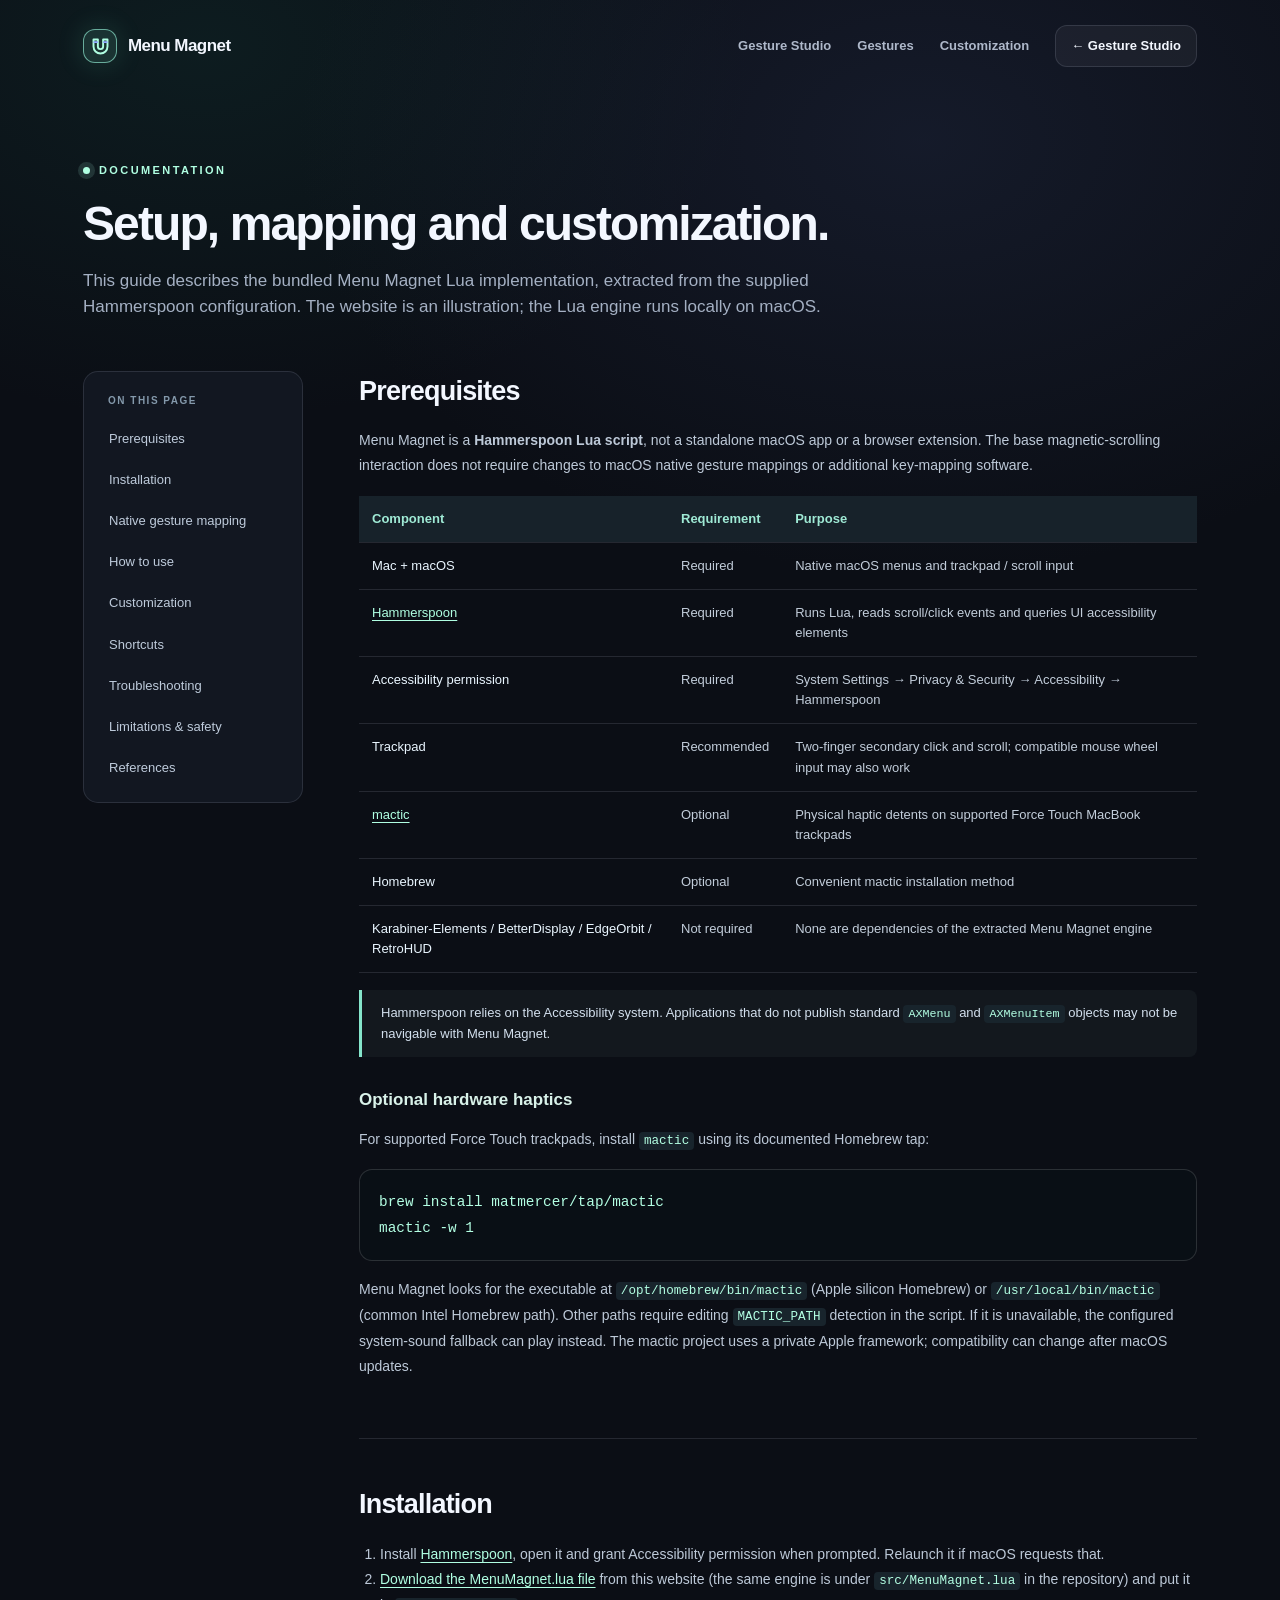
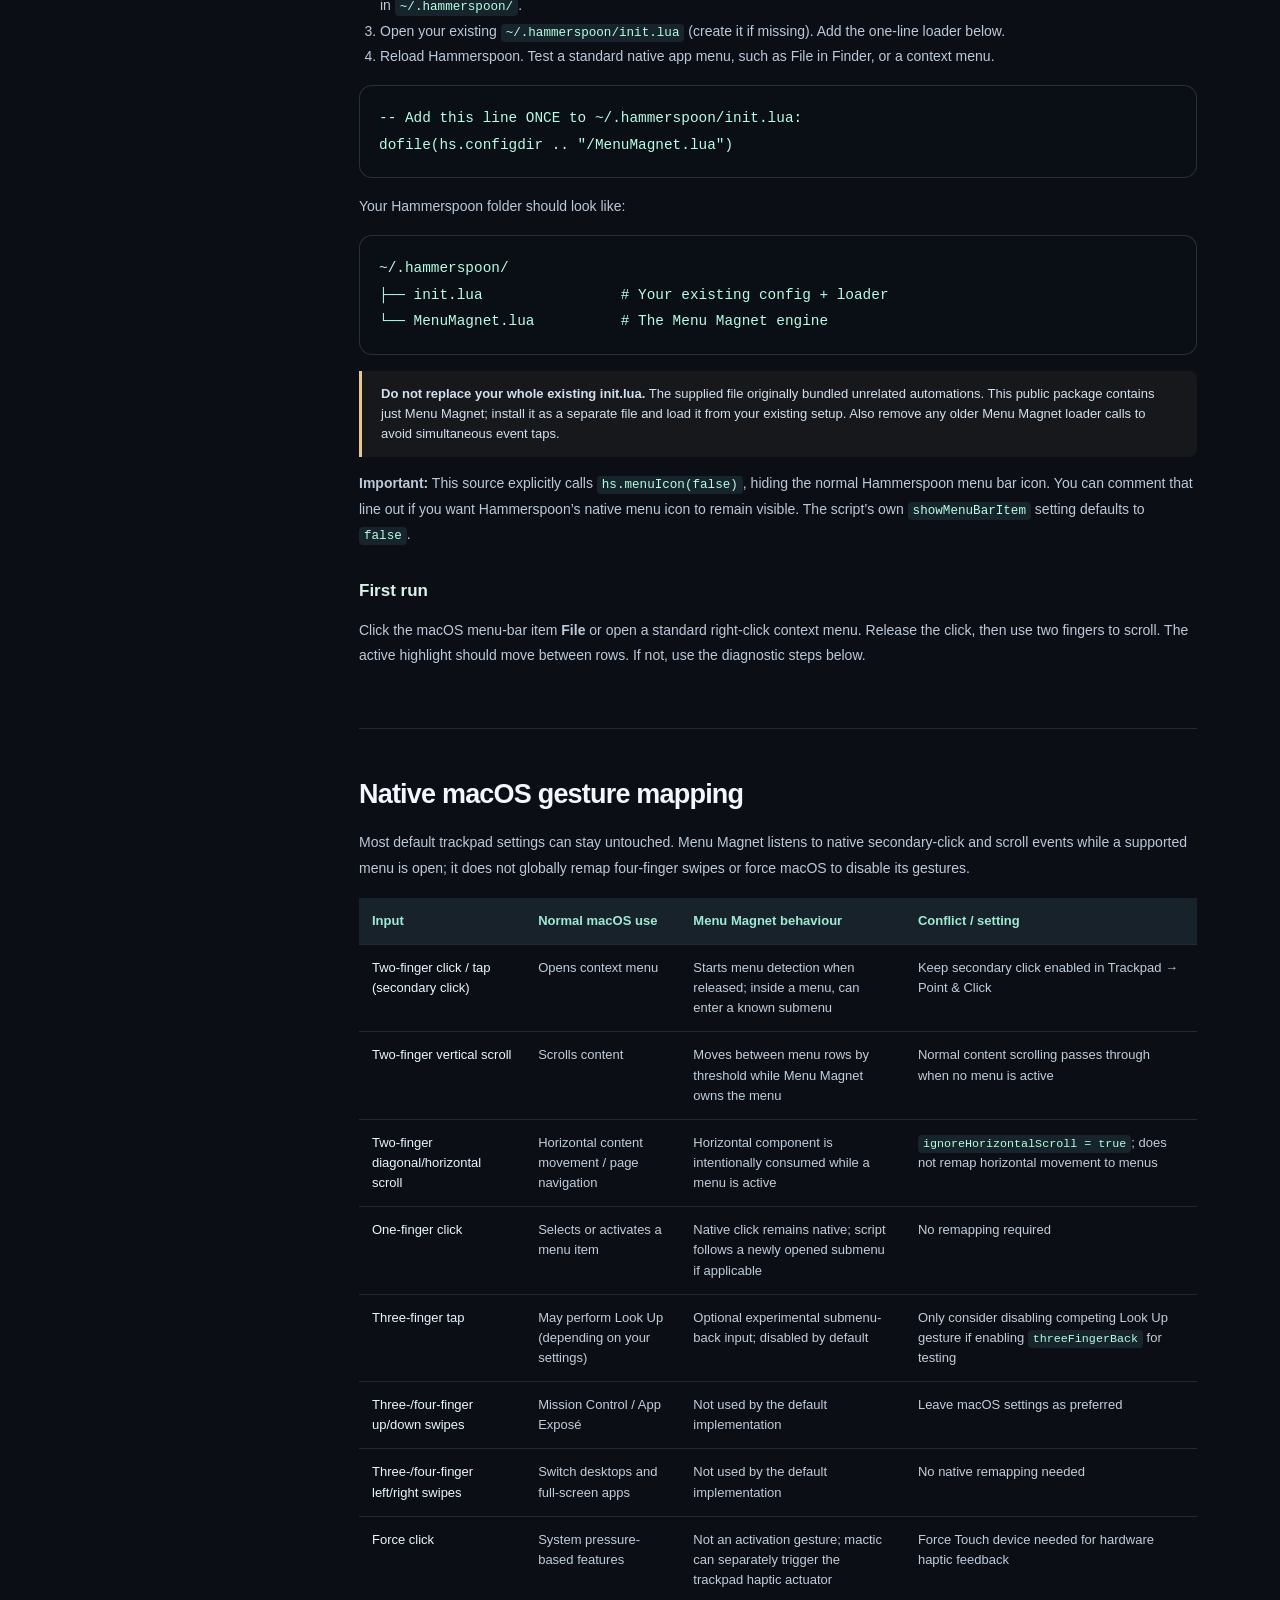
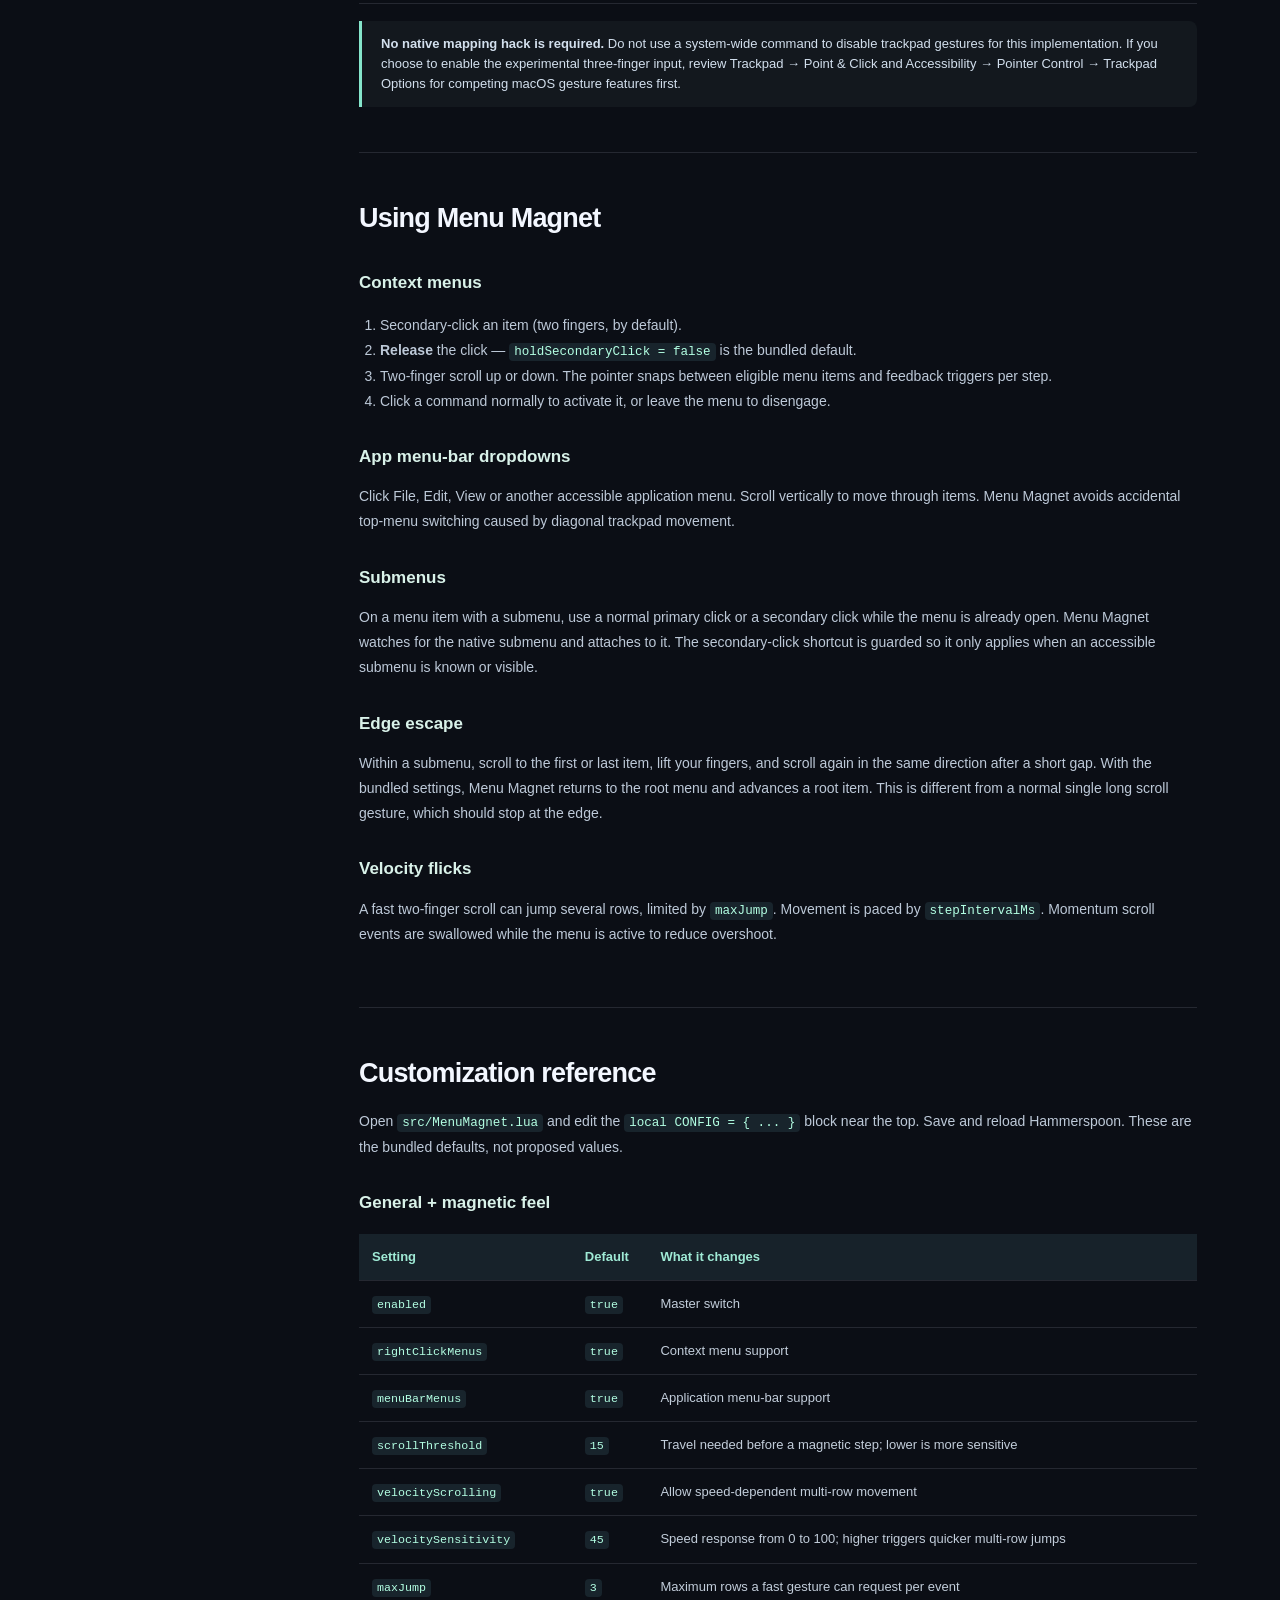
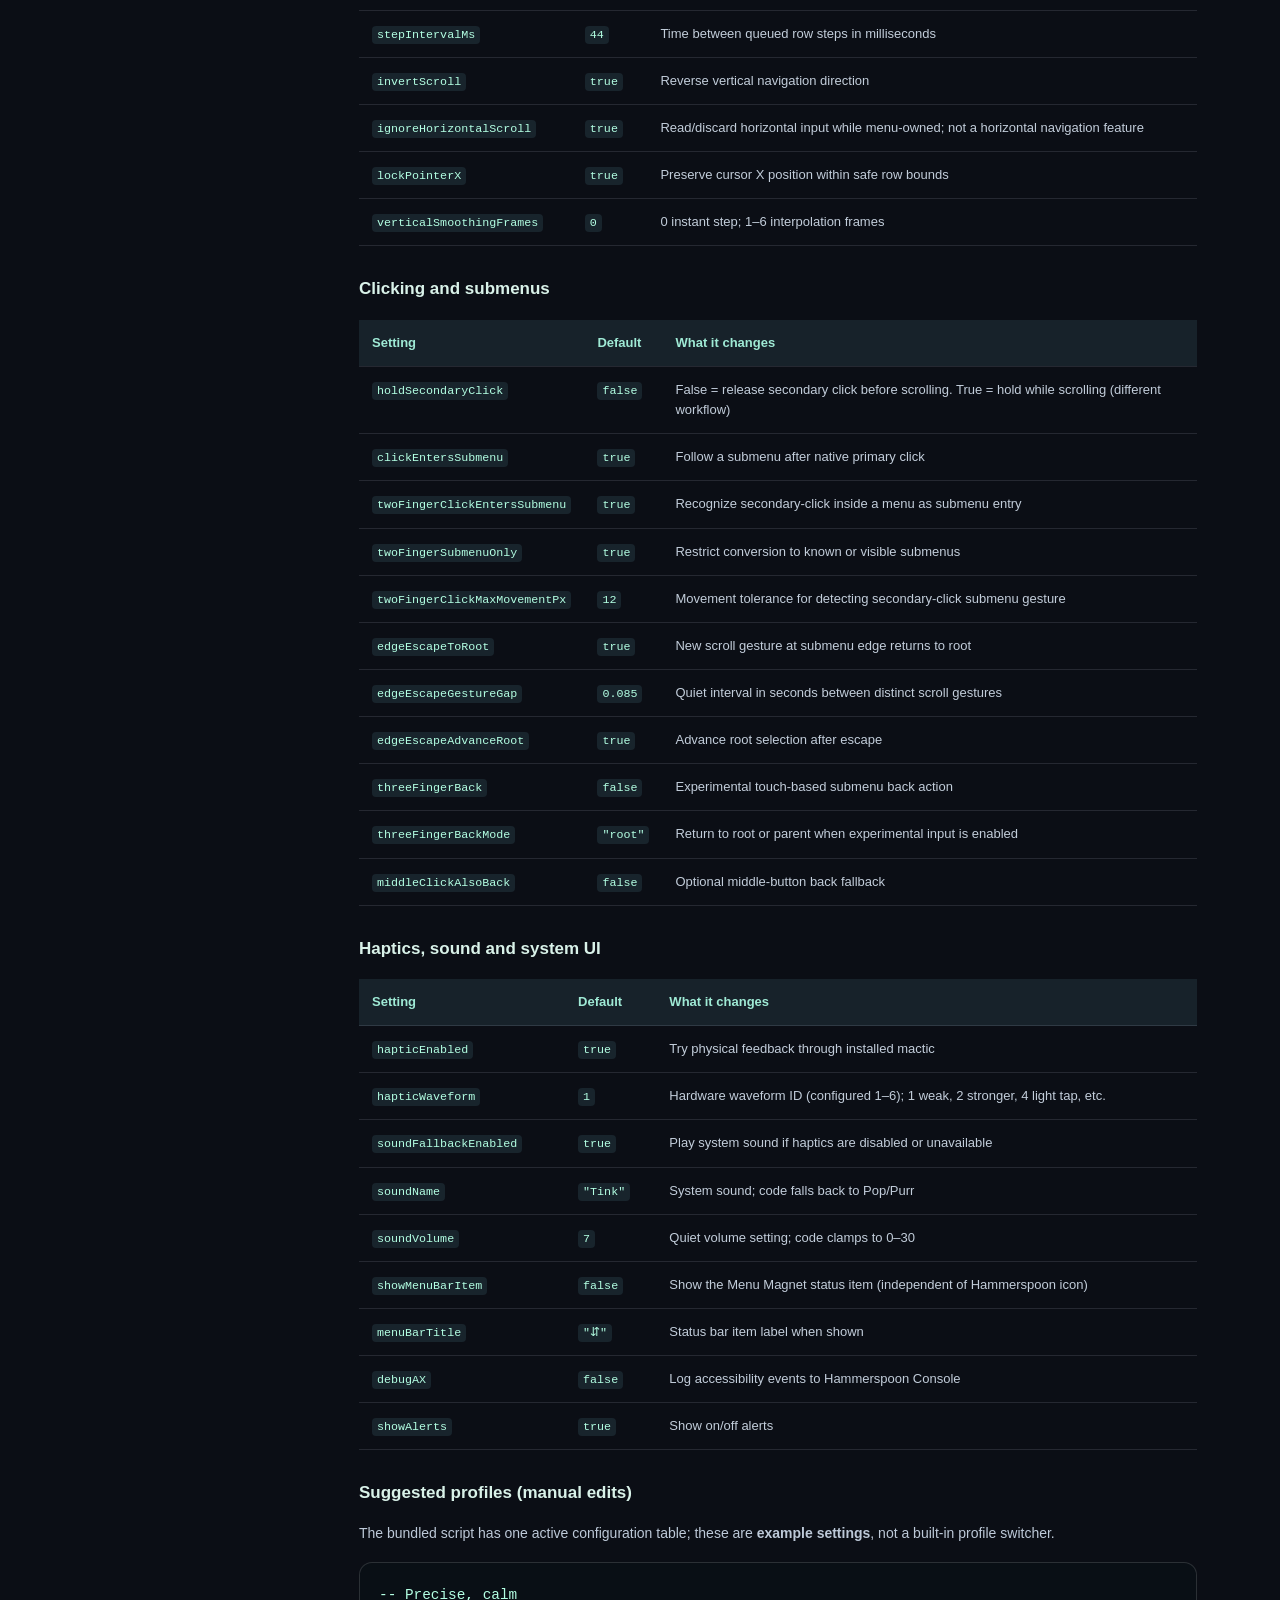
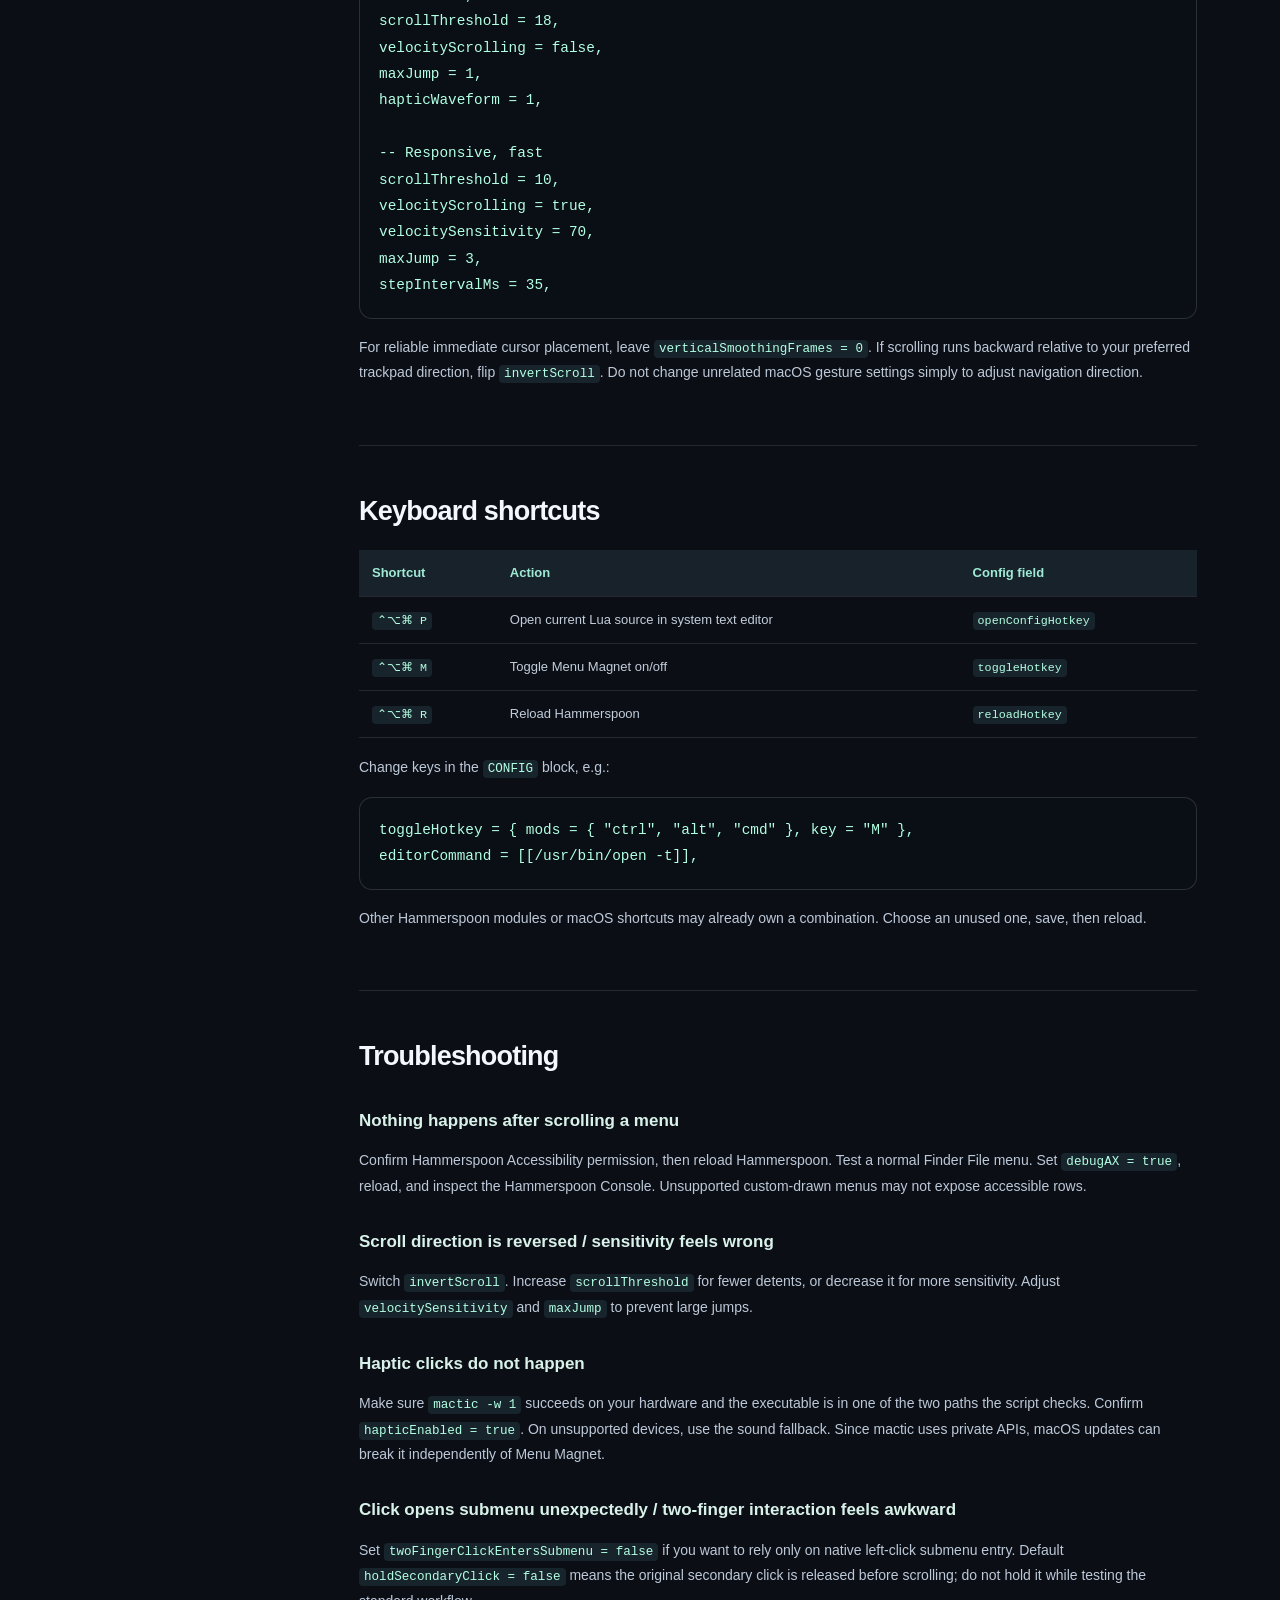
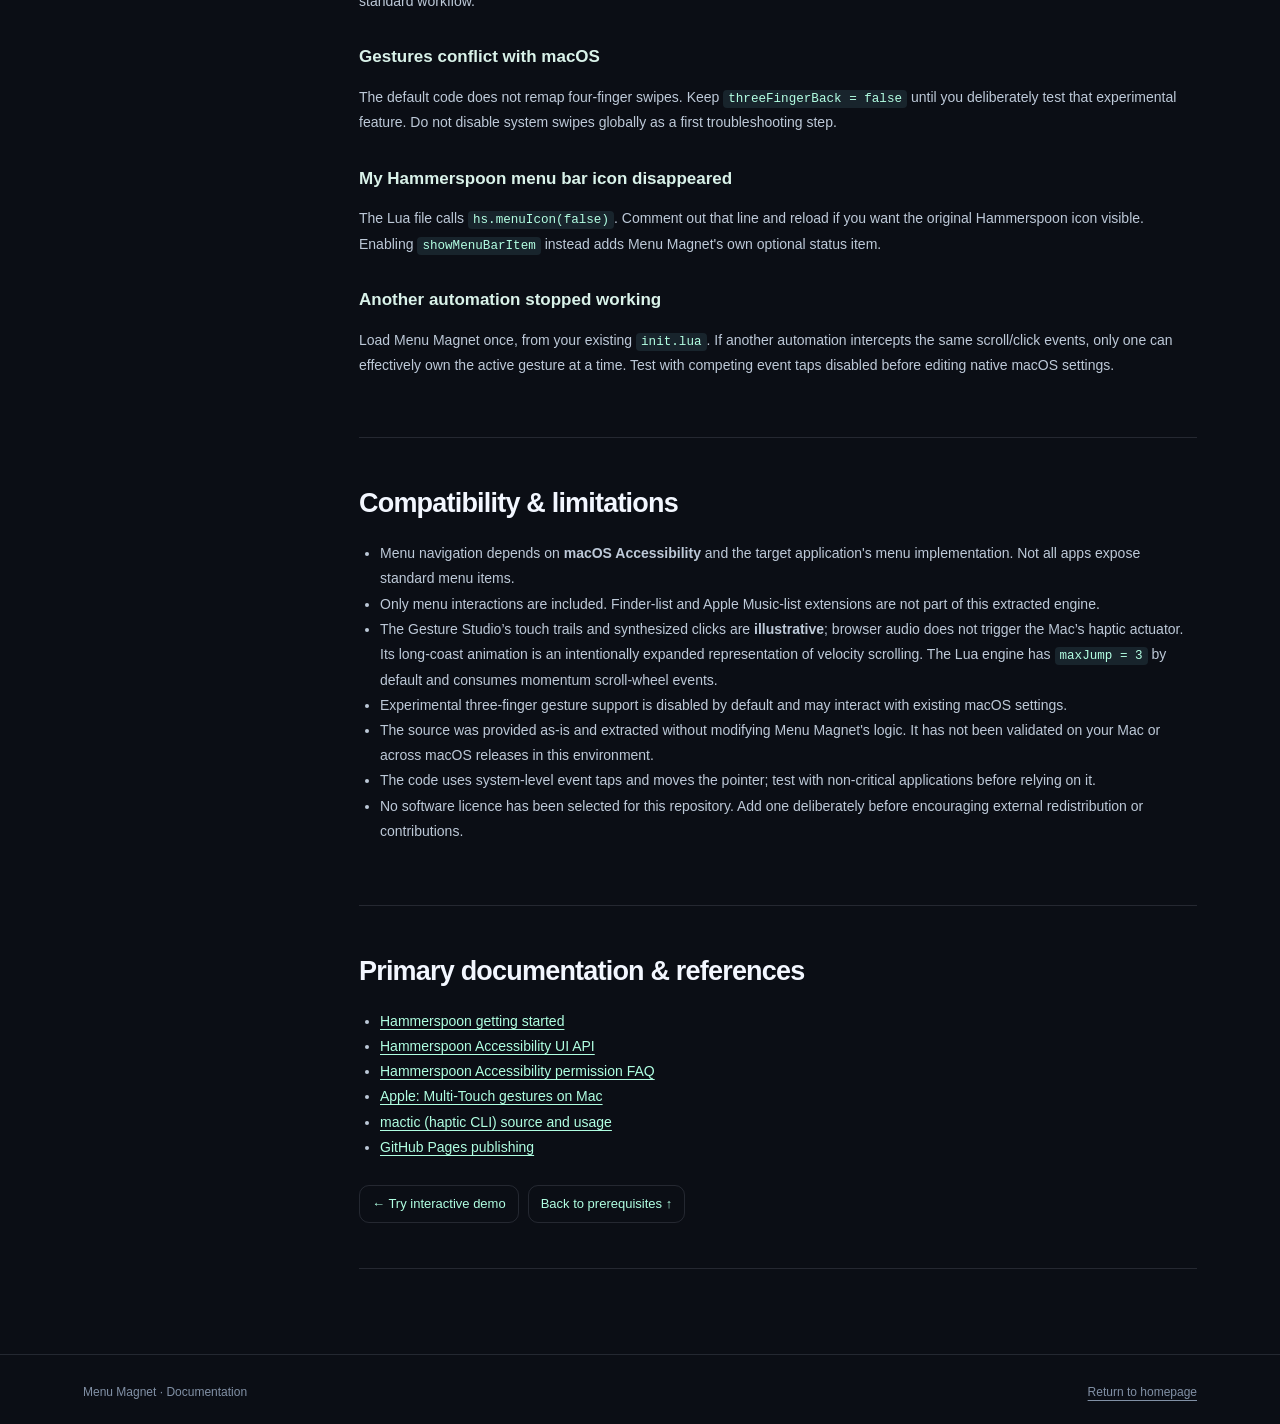
<file: docs/guide.html>
<!doctype html><html lang="en"><head><meta charset="utf-8"><meta name="viewport" content="width=device-width, initial-scale=1"><meta name="theme-color" content="#090b11"><meta name="description" content="Installation, native macOS gesture mapping, dependencies and full Lua customization reference for Menu Magnet."><title>Documentation — Menu Magnet</title><link rel="stylesheet" href="styles.css"><link rel="icon" href="favicon.svg" type="image/svg+xml"></head><body class="docs-page"><header class="sitebar"><a class="brand" href="index.html"><span class="brandmark"><svg viewBox="0 0 24 24" aria-hidden="true"><path d="M4 4v8a8 8 0 0 0 16 0V4h-5v8a3 3 0 0 1-6 0V4z" fill="none" stroke="currentColor" stroke-width="2.2" stroke-linejoin="round"/><path d="M4 7h5M15 7h5" stroke="#91aaff" stroke-width="2"/></svg></span>Menu Magnet</a><nav class="navigation" aria-label="Main navigation"><a href="index.html#demo">Gesture Studio</a><a href="guide.html#native">Gestures</a><a href="guide.html#customize">Customization</a><a class="navcta" href="index.html">← Gesture Studio</a></nav></header><main><div class="wrap"><div class="docs-header"><span class="eyebrow">Documentation</span><h1 class="docs-title">Setup, mapping and customization.</h1><p>This guide describes the bundled Menu Magnet Lua implementation, extracted from the supplied Hammerspoon configuration. The website is an illustration; the Lua engine runs locally on macOS.</p></div><div class="docs-layout"><aside class="docs-nav" aria-label="Guide contents"><small>On this page</small><a href="#prerequisites">Prerequisites</a><a href="#install">Installation</a><a href="#native">Native gesture mapping</a><a href="#usage">How to use</a><a href="#customize">Customization</a><a href="#shortcuts">Shortcuts</a><a href="#troubleshooting">Troubleshooting</a><a href="#limits">Limitations &amp; safety</a><a href="#resources">References</a></aside><article class="docs-content">
<section id="prerequisites"><h2>Prerequisites</h2><p>Menu Magnet is a <strong>Hammerspoon Lua script</strong>, not a standalone macOS app or a browser extension. The base magnetic-scrolling interaction does not require changes to macOS native gesture mappings or additional key-mapping software.</p><table><thead><tr><th>Component</th><th>Requirement</th><th>Purpose</th></tr></thead><tbody><tr><td>Mac + macOS</td><td>Required</td><td>Native macOS menus and trackpad / scroll input</td></tr><tr><td><a href="https://www.hammerspoon.org/go/">Hammerspoon</a></td><td>Required</td><td>Runs Lua, reads scroll/click events and queries UI accessibility elements</td></tr><tr><td>Accessibility permission</td><td>Required</td><td>System Settings → Privacy &amp; Security → Accessibility → Hammerspoon</td></tr><tr><td>Trackpad</td><td>Recommended</td><td>Two-finger secondary click and scroll; compatible mouse wheel input may also work</td></tr><tr><td><a href="https://github.com/MatMercer/mactic">mactic</a></td><td>Optional</td><td>Physical haptic detents on supported Force Touch MacBook trackpads</td></tr><tr><td>Homebrew</td><td>Optional</td><td>Convenient mactic installation method</td></tr><tr><td>Karabiner-Elements / BetterDisplay / EdgeOrbit / RetroHUD</td><td>Not required</td><td>None are dependencies of the extracted Menu Magnet engine</td></tr></tbody></table><div class="note">Hammerspoon relies on the Accessibility system. Applications that do not publish standard <code>AXMenu</code> and <code>AXMenuItem</code> objects may not be navigable with Menu Magnet.</div><h3>Optional hardware haptics</h3><p>For supported Force Touch trackpads, install <code>mactic</code> using its documented Homebrew tap:</p><pre><code>brew install matmercer/tap/mactic
mactic -w 1</code></pre><p>Menu Magnet looks for the executable at <code>/opt/homebrew/bin/mactic</code> (Apple silicon Homebrew) or <code>/usr/local/bin/mactic</code> (common Intel Homebrew path). Other paths require editing <code>MACTIC_PATH</code> detection in the script. If it is unavailable, the configured system-sound fallback can play instead. The mactic project uses a private Apple framework; compatibility can change after macOS updates.</p></section>
<section id="install"><h2>Installation</h2><ol><li>Install <a href="https://www.hammerspoon.org/go/">Hammerspoon</a>, open it and grant Accessibility permission when prompted. Relaunch it if macOS requests that.</li><li><a href="download/MenuMagnet.lua" download>Download the MenuMagnet.lua file</a> from this website (the same engine is under <code>src/MenuMagnet.lua</code> in the repository) and put it in <code>~/.hammerspoon/</code>.</li><li>Open your existing <code>~/.hammerspoon/init.lua</code> (create it if missing). Add the one-line loader below.</li><li>Reload Hammerspoon. Test a standard native app menu, such as File in Finder, or a context menu.</li></ol><pre><code>-- Add this line ONCE to ~/.hammerspoon/init.lua:
dofile(hs.configdir .. "/MenuMagnet.lua")</code></pre><p>Your Hammerspoon folder should look like:</p><pre><code>~/.hammerspoon/
├── init.lua                # Your existing config + loader
└── MenuMagnet.lua          # The Menu Magnet engine</code></pre><div class="note warn"><strong>Do not replace your whole existing init.lua.</strong> The supplied file originally bundled unrelated automations. This public package contains just Menu Magnet; install it as a separate file and load it from your existing setup. Also remove any older Menu Magnet loader calls to avoid simultaneous event taps.</div><p><strong>Important:</strong> This source explicitly calls <code>hs.menuIcon(false)</code>, hiding the normal Hammerspoon menu bar icon. You can comment that line out if you want Hammerspoon’s native menu icon to remain visible. The script’s own <code>showMenuBarItem</code> setting defaults to <code>false</code>.</p><h3>First run</h3><p>Click the macOS menu-bar item <strong>File</strong> or open a standard right-click context menu. Release the click, then use two fingers to scroll. The active highlight should move between rows. If not, use the diagnostic steps below.</p></section>
<section id="native"><h2>Native macOS gesture mapping</h2><p>Most default trackpad settings can stay untouched. Menu Magnet listens to native secondary-click and scroll events while a supported menu is open; it does not globally remap four-finger swipes or force macOS to disable its gestures.</p><table><thead><tr><th>Input</th><th>Normal macOS use</th><th>Menu Magnet behaviour</th><th>Conflict / setting</th></tr></thead><tbody><tr><td>Two-finger click / tap (secondary click)</td><td>Opens context menu</td><td>Starts menu detection when released; inside a menu, can enter a known submenu</td><td>Keep secondary click enabled in Trackpad → Point &amp; Click</td></tr><tr><td>Two-finger vertical scroll</td><td>Scrolls content</td><td>Moves between menu rows by threshold while Menu Magnet owns the menu</td><td>Normal content scrolling passes through when no menu is active</td></tr><tr><td>Two-finger diagonal/horizontal scroll</td><td>Horizontal content movement / page navigation</td><td>Horizontal component is intentionally consumed while a menu is active</td><td><code>ignoreHorizontalScroll = true</code>; does not remap horizontal movement to menus</td></tr><tr><td>One-finger click</td><td>Selects or activates a menu item</td><td>Native click remains native; script follows a newly opened submenu if applicable</td><td>No remapping required</td></tr><tr><td>Three-finger tap</td><td>May perform Look Up (depending on your settings)</td><td>Optional experimental submenu-back input; disabled by default</td><td>Only consider disabling competing Look Up gesture if enabling <code>threeFingerBack</code> for testing</td></tr><tr><td>Three-/four-finger up/down swipes</td><td>Mission Control / App Exposé</td><td>Not used by the default implementation</td><td>Leave macOS settings as preferred</td></tr><tr><td>Three-/four-finger left/right swipes</td><td>Switch desktops and full-screen apps</td><td>Not used by the default implementation</td><td>No native remapping needed</td></tr><tr><td>Force click</td><td>System pressure-based features</td><td>Not an activation gesture; mactic can separately trigger the trackpad haptic actuator</td><td>Force Touch device needed for hardware haptic feedback</td></tr></tbody></table><div class="note"><strong>No native mapping hack is required.</strong> Do not use a system-wide command to disable trackpad gestures for this implementation. If you choose to enable the experimental three-finger input, review Trackpad → Point &amp; Click and Accessibility → Pointer Control → Trackpad Options for competing macOS gesture features first.</div></section>
<section id="usage"><h2>Using Menu Magnet</h2><h3>Context menus</h3><ol><li>Secondary-click an item (two fingers, by default).</li><li><strong>Release</strong> the click — <code>holdSecondaryClick = false</code> is the bundled default.</li><li>Two-finger scroll up or down. The pointer snaps between eligible menu items and feedback triggers per step.</li><li>Click a command normally to activate it, or leave the menu to disengage.</li></ol><h3>App menu-bar dropdowns</h3><p>Click File, Edit, View or another accessible application menu. Scroll vertically to move through items. Menu Magnet avoids accidental top-menu switching caused by diagonal trackpad movement.</p><h3>Submenus</h3><p>On a menu item with a submenu, use a normal primary click or a secondary click while the menu is already open. Menu Magnet watches for the native submenu and attaches to it. The secondary-click shortcut is guarded so it only applies when an accessible submenu is known or visible.</p><h3>Edge escape</h3><p>Within a submenu, scroll to the first or last item, lift your fingers, and scroll again in the same direction after a short gap. With the bundled settings, Menu Magnet returns to the root menu and advances a root item. This is different from a normal single long scroll gesture, which should stop at the edge.</p><h3>Velocity flicks</h3><p>A fast two-finger scroll can jump several rows, limited by <code>maxJump</code>. Movement is paced by <code>stepIntervalMs</code>. Momentum scroll events are swallowed while the menu is active to reduce overshoot.</p></section>
<section id="customize"><h2>Customization reference</h2><p>Open <code>src/MenuMagnet.lua</code> and edit the <code>local CONFIG = { ... }</code> block near the top. Save and reload Hammerspoon. These are the bundled defaults, not proposed values.</p><h3>General + magnetic feel</h3><table><thead><tr><th>Setting</th><th>Default</th><th>What it changes</th></tr></thead><tbody><tr><td><code>enabled</code></td><td><code>true</code></td><td>Master switch</td></tr><tr><td><code>rightClickMenus</code></td><td><code>true</code></td><td>Context menu support</td></tr><tr><td><code>menuBarMenus</code></td><td><code>true</code></td><td>Application menu-bar support</td></tr><tr><td><code>scrollThreshold</code></td><td><code>15</code></td><td>Travel needed before a magnetic step; lower is more sensitive</td></tr><tr><td><code>velocityScrolling</code></td><td><code>true</code></td><td>Allow speed-dependent multi-row movement</td></tr><tr><td><code>velocitySensitivity</code></td><td><code>45</code></td><td>Speed response from 0 to 100; higher triggers quicker multi-row jumps</td></tr><tr><td><code>maxJump</code></td><td><code>3</code></td><td>Maximum rows a fast gesture can request per event</td></tr><tr><td><code>stepIntervalMs</code></td><td><code>44</code></td><td>Time between queued row steps in milliseconds</td></tr><tr><td><code>invertScroll</code></td><td><code>true</code></td><td>Reverse vertical navigation direction</td></tr><tr><td><code>ignoreHorizontalScroll</code></td><td><code>true</code></td><td>Read/discard horizontal input while menu-owned; not a horizontal navigation feature</td></tr><tr><td><code>lockPointerX</code></td><td><code>true</code></td><td>Preserve cursor X position within safe row bounds</td></tr><tr><td><code>verticalSmoothingFrames</code></td><td><code>0</code></td><td>0 instant step; 1–6 interpolation frames</td></tr></tbody></table><h3>Clicking and submenus</h3><table><thead><tr><th>Setting</th><th>Default</th><th>What it changes</th></tr></thead><tbody><tr><td><code>holdSecondaryClick</code></td><td><code>false</code></td><td>False = release secondary click before scrolling. True = hold while scrolling (different workflow)</td></tr><tr><td><code>clickEntersSubmenu</code></td><td><code>true</code></td><td>Follow a submenu after native primary click</td></tr><tr><td><code>twoFingerClickEntersSubmenu</code></td><td><code>true</code></td><td>Recognize secondary-click inside a menu as submenu entry</td></tr><tr><td><code>twoFingerSubmenuOnly</code></td><td><code>true</code></td><td>Restrict conversion to known or visible submenus</td></tr><tr><td><code>twoFingerClickMaxMovementPx</code></td><td><code>12</code></td><td>Movement tolerance for detecting secondary-click submenu gesture</td></tr><tr><td><code>edgeEscapeToRoot</code></td><td><code>true</code></td><td>New scroll gesture at submenu edge returns to root</td></tr><tr><td><code>edgeEscapeGestureGap</code></td><td><code>0.085</code></td><td>Quiet interval in seconds between distinct scroll gestures</td></tr><tr><td><code>edgeEscapeAdvanceRoot</code></td><td><code>true</code></td><td>Advance root selection after escape</td></tr><tr><td><code>threeFingerBack</code></td><td><code>false</code></td><td>Experimental touch-based submenu back action</td></tr><tr><td><code>threeFingerBackMode</code></td><td><code>"root"</code></td><td>Return to root or parent when experimental input is enabled</td></tr><tr><td><code>middleClickAlsoBack</code></td><td><code>false</code></td><td>Optional middle-button back fallback</td></tr></tbody></table><h3>Haptics, sound and system UI</h3><table><thead><tr><th>Setting</th><th>Default</th><th>What it changes</th></tr></thead><tbody><tr><td><code>hapticEnabled</code></td><td><code>true</code></td><td>Try physical feedback through installed mactic</td></tr><tr><td><code>hapticWaveform</code></td><td><code>1</code></td><td>Hardware waveform ID (configured 1–6); 1 weak, 2 stronger, 4 light tap, etc.</td></tr><tr><td><code>soundFallbackEnabled</code></td><td><code>true</code></td><td>Play system sound if haptics are disabled or unavailable</td></tr><tr><td><code>soundName</code></td><td><code>"Tink"</code></td><td>System sound; code falls back to Pop/Purr</td></tr><tr><td><code>soundVolume</code></td><td><code>7</code></td><td>Quiet volume setting; code clamps to 0–30</td></tr><tr><td><code>showMenuBarItem</code></td><td><code>false</code></td><td>Show the Menu Magnet status item (independent of Hammerspoon icon)</td></tr><tr><td><code>menuBarTitle</code></td><td><code>"⇵"</code></td><td>Status bar item label when shown</td></tr><tr><td><code>debugAX</code></td><td><code>false</code></td><td>Log accessibility events to Hammerspoon Console</td></tr><tr><td><code>showAlerts</code></td><td><code>true</code></td><td>Show on/off alerts</td></tr></tbody></table><h3>Suggested profiles (manual edits)</h3><p>The bundled script has one active configuration table; these are <strong>example settings</strong>, not a built-in profile switcher.</p><pre><code>-- Precise, calm
scrollThreshold = 18,
velocityScrolling = false,
maxJump = 1,
hapticWaveform = 1,

-- Responsive, fast
scrollThreshold = 10,
velocityScrolling = true,
velocitySensitivity = 70,
maxJump = 3,
stepIntervalMs = 35,</code></pre><p>For reliable immediate cursor placement, leave <code>verticalSmoothingFrames = 0</code>. If scrolling runs backward relative to your preferred trackpad direction, flip <code>invertScroll</code>. Do not change unrelated macOS gesture settings simply to adjust navigation direction.</p></section>
<section id="shortcuts"><h2>Keyboard shortcuts</h2><table><thead><tr><th>Shortcut</th><th>Action</th><th>Config field</th></tr></thead><tbody><tr><td><code>⌃⌥⌘ P</code></td><td>Open current Lua source in system text editor</td><td><code>openConfigHotkey</code></td></tr><tr><td><code>⌃⌥⌘ M</code></td><td>Toggle Menu Magnet on/off</td><td><code>toggleHotkey</code></td></tr><tr><td><code>⌃⌥⌘ R</code></td><td>Reload Hammerspoon</td><td><code>reloadHotkey</code></td></tr></tbody></table><p>Change keys in the <code>CONFIG</code> block, e.g.:</p><pre><code>toggleHotkey = { mods = { "ctrl", "alt", "cmd" }, key = "M" },
editorCommand = [[/usr/bin/open -t]],</code></pre><p>Other Hammerspoon modules or macOS shortcuts may already own a combination. Choose an unused one, save, then reload.</p></section>
<section id="troubleshooting"><h2>Troubleshooting</h2><h3>Nothing happens after scrolling a menu</h3><p>Confirm Hammerspoon Accessibility permission, then reload Hammerspoon. Test a normal Finder File menu. Set <code>debugAX = true</code>, reload, and inspect the Hammerspoon Console. Unsupported custom-drawn menus may not expose accessible rows.</p><h3>Scroll direction is reversed / sensitivity feels wrong</h3><p>Switch <code>invertScroll</code>. Increase <code>scrollThreshold</code> for fewer detents, or decrease it for more sensitivity. Adjust <code>velocitySensitivity</code> and <code>maxJump</code> to prevent large jumps.</p><h3>Haptic clicks do not happen</h3><p>Make sure <code>mactic -w 1</code> succeeds on your hardware and the executable is in one of the two paths the script checks. Confirm <code>hapticEnabled = true</code>. On unsupported devices, use the sound fallback. Since mactic uses private APIs, macOS updates can break it independently of Menu Magnet.</p><h3>Click opens submenu unexpectedly / two-finger interaction feels awkward</h3><p>Set <code>twoFingerClickEntersSubmenu = false</code> if you want to rely only on native left-click submenu entry. Default <code>holdSecondaryClick = false</code> means the original secondary click is released before scrolling; do not hold it while testing the standard workflow.</p><h3>Gestures conflict with macOS</h3><p>The default code does not remap four-finger swipes. Keep <code>threeFingerBack = false</code> until you deliberately test that experimental feature. Do not disable system swipes globally as a first troubleshooting step.</p><h3>My Hammerspoon menu bar icon disappeared</h3><p>The Lua file calls <code>hs.menuIcon(false)</code>. Comment out that line and reload if you want the original Hammerspoon icon visible. Enabling <code>showMenuBarItem</code> instead adds Menu Magnet's own optional status item.</p><h3>Another automation stopped working</h3><p>Load Menu Magnet once, from your existing <code>init.lua</code>. If another automation intercepts the same scroll/click events, only one can effectively own the active gesture at a time. Test with competing event taps disabled before editing native macOS settings.</p></section>
<section id="limits"><h2>Compatibility &amp; limitations</h2><ul><li>Menu navigation depends on <strong>macOS Accessibility</strong> and the target application's menu implementation. Not all apps expose standard menu items.</li><li>Only menu interactions are included. Finder-list and Apple Music-list extensions are not part of this extracted engine.</li><li>The Gesture Studio’s touch trails and synthesized clicks are <strong>illustrative</strong>; browser audio does not trigger the Mac’s haptic actuator. Its long-coast animation is an intentionally expanded representation of velocity scrolling. The Lua engine has <code>maxJump = 3</code> by default and consumes momentum scroll-wheel events.</li><li>Experimental three-finger gesture support is disabled by default and may interact with existing macOS settings.</li><li>The source was provided as-is and extracted without modifying Menu Magnet's logic. It has not been validated on your Mac or across macOS releases in this environment.</li><li>The code uses system-level event taps and moves the pointer; test with non-critical applications before relying on it.</li><li>No software licence has been selected for this repository. Add one deliberately before encouraging external redistribution or contributions.</li></ul></section>
<section id="resources"><h2>Primary documentation &amp; references</h2><ul><li><a href="https://www.hammerspoon.org/go/">Hammerspoon getting started</a></li><li><a href="https://www.hammerspoon.org/docs/hs.axuielement.html">Hammerspoon Accessibility UI API</a></li><li><a href="https://www.hammerspoon.org/faq/">Hammerspoon Accessibility permission FAQ</a></li><li><a href="https://support.apple.com/en-au/102482">Apple: Multi-Touch gestures on Mac</a></li><li><a href="https://github.com/MatMercer/mactic">mactic (haptic CLI) source and usage</a></li><li><a href="https://docs.github.com/en/pages/getting-started-with-github-pages/configuring-a-publishing-source-for-your-github-pages-site">GitHub Pages publishing</a></li></ul><div class="page-links"><a href="index.html#demo">← Try interactive demo</a><a href="#prerequisites">Back to prerequisites ↑</a></div></section>
</article></div></div></main><footer><div class="wrap footerinner"><span>Menu Magnet · Documentation</span><span><a href="index.html">Return to homepage</a></span></div></footer></body></html>
</file>
<file: docs/styles.css>
:root{color-scheme:dark;--bg:#090b11;--panel:#131720;--panel2:#1a202b;--line:rgba(219,230,255,.12);--muted:#a4b0c3;--ink:#f3f7ff;--mint:#b0ffe2;--blue:#8dadff;--purple:#bdaeff;--max:1170px;--r:21px;--shadow:0 30px 100px #0007}
*{box-sizing:border-box}html{scroll-behavior:smooth}body{margin:0;font-family:-apple-system,BlinkMacSystemFont,"SF Pro Display","Segoe UI",Arial,sans-serif;background:var(--bg);color:var(--ink);line-height:1.55;overflow-x:hidden}body:before{content:"";position:absolute;inset:0 0 auto;height:780px;pointer-events:none;background:radial-gradient(ellipse at 72% 18%,#29345553,transparent 48%),radial-gradient(ellipse at 16% 6%,#144a423d,transparent 36%)}a{color:inherit;text-decoration:none}button{font:inherit;cursor:pointer}button:focus-visible,a:focus-visible,[tabindex]:focus-visible{outline:3px solid var(--mint);outline-offset:4px}code,pre,kbd{font-family:ui-monospace,SFMono-Regular,Menlo,Monaco,Consolas,monospace}code{font-size:.9em}main,footer,header{position:relative}header.sitebar{max-width:var(--max);margin:auto;display:flex;align-items:center;justify-content:space-between;padding:25px 28px;gap:18px}.brand{display:flex;align-items:center;gap:11px;font-size:17px;font-weight:740;letter-spacing:-.55px}.brandmark{width:34px;height:34px;display:grid;place-items:center;border:1px solid #93edd5a6;border-radius:12px;color:var(--mint);background:#1a3332;box-shadow:0 0 28px #6fefc326}.brandmark svg{width:21px;height:21px}.navigation{display:flex;align-items:center;gap:26px;font-size:13px;font-weight:600;color:#aeb8ca}.navigation a:hover,.textlink:hover{color:var(--mint)}.navcta{border:1px solid var(--line);border-radius:12px;padding:10px 15px;color:var(--ink);background:#ffffff0c}.navcta:hover{border-color:#b0ffe280}.wrap{max-width:var(--max);padding:0 28px;margin:0 auto}.hero{text-align:center;padding:72px 0 31px;position:relative}.eyebrow{font-size:11px;text-transform:uppercase;letter-spacing:2.4px;font-weight:800;color:var(--mint);display:inline-flex;align-items:center;gap:9px}.eyebrow:before{content:"";width:7px;height:7px;border-radius:100%;background:var(--mint);box-shadow:0 0 0 5px #b0ffe221}.hero h1{font-size:clamp(47px,6.65vw,85px);line-height:1.03;letter-spacing:-5px;margin:22px auto 20px;font-weight:740;max-width:900px}.gradient{background:linear-gradient(100deg,#f9fcff 0%,#8ee7d3 52%,#9babff 95%);background-clip:text;color:transparent}.hero p{color:#b4c2d1;max-width:670px;font-size:clamp(16px,2vw,19px);margin:0 auto 28px}.cta-row{display:flex;justify-content:center;flex-wrap:wrap;gap:12px}.btn{background:var(--mint);color:#10251f;font-weight:770;border:1px solid transparent;padding:13px 19px;border-radius:12px;transition:transform .2s,filter .2s}.btn:hover{filter:brightness(1.1);transform:translateY(-2px)}.btn.secondary{background:#ffffff0c;color:var(--ink);border-color:var(--line)}.btn.secondary:hover{border-color:#b0ffe288}.mini{font-size:12px;color:#94a1b5;margin-top:15px}.app-frame{margin-top:47px;box-shadow:var(--shadow);border:1px solid #a8b4d62f;border-radius:25px;background:linear-gradient(160deg,#191f2b,#0c1017);padding:14px;overflow:hidden}.app-header{display:flex;align-items:center;justify-content:space-between;gap:14px;padding:10px 12px 20px}.traffic{display:flex;gap:7px}.traffic b{display:block;width:10px;height:10px;border-radius:50%;background:#e66e73}.traffic b:nth-child(2){background:#e9ba60}.traffic b:nth-child(3){background:#6ccf8f}.app-title{color:#a8b7c8;font-size:12px;font-weight:650}.sim-badge{font-size:10px;text-transform:uppercase;letter-spacing:1.5px;color:#8ca09e;border:1px solid var(--line);border-radius:20px;padding:4px 10px}.sim-area{min-height:418px;display:grid;grid-template-columns:1.05fr .95fr;gap:20px;background:#0b0f17;border-radius:17px;border:1px solid #ffffff0c;padding:22px;position:relative}.sim-left{border:1px solid #ffffff0b;border-radius:16px;background:linear-gradient(180deg,#171e2b,#111822);padding:21px 22px 22px;position:relative;overflow:hidden}.sim-toolbar{font-size:12px;display:flex;align-items:center;justify-content:space-between;color:#8798ad;margin-bottom:19px}.sim-toolbar strong{color:#dceaff;letter-spacing:.5px}.mac-strip{display:flex;gap:18px;font-size:12px;color:#c0c6d3;align-items:center;margin-bottom:16px}.mac-strip strong{color:#fff}.mac-menu{margin-left:14px;max-width:330px;min-height:310px;padding:7px;background:#252d3abf;border:1px solid #d9f5ff29;border-radius:13px;box-shadow:0 20px 42px #0007;position:relative}.menu-label{padding:10px 12px;color:#dfe7f2;display:flex;align-items:center;justify-content:space-between;font-size:13px;min-height:36px;border-radius:7px;transition:background .16s}.menu-label.active{background:linear-gradient(100deg,#83ddc7,#9fb4ff);color:#071520;box-shadow:0 0 16px #8ef1d42c;font-weight:700}.menu-label:not(.active){color:#d6dfec}.menu-label .key{opacity:.6;font-size:11px}.menu-label.separator{height:1px;min-height:1px;padding:0;margin:5px 9px;background:#b4c5db24}.sim-cursor{width:15px;height:17px;position:absolute;z-index:4;left:72px;top:112px;filter:drop-shadow(0 2px 3px #000);transition:top .18s cubic-bezier(.2,.75,.15,1),left .25s}.submenu-float{position:absolute;z-index:4;width:160px;left:min(320px,55%);top:136px;background:#303b4c;border:1px solid #9fdbe2aa;border-radius:10px;padding:8px;box-shadow:0 15px 40px #0008;animation:appear .2s ease}.submenu-float .menu-label{font-size:12px}.submenu-float[hidden]{display:none}@keyframes appear{from{opacity:0;transform:translateX(-9px)}to{opacity:1;transform:translateX(0)}}.sim-right{display:flex;flex-direction:column;align-items:center;justify-content:center;position:relative;padding:14px;gap:18px}.micro{font-size:10px;letter-spacing:2px;text-transform:uppercase;color:#90a0b4;font-weight:800}.trackpad{width:min(100%,350px);aspect-ratio:1.3;border:1px solid #78859c8c;background:radial-gradient(ellipse at 50% 38%,#303c49,#171e28 65%,#111823);border-radius:19px;box-shadow:inset 0 2px 1px #e4eeff2b,inset 0 -3px 8px #05080d,0 16px 46px #0009;position:relative;transition:box-shadow .15s,transform .15s;overflow:hidden}.trackpad:after{content:"";position:absolute;inset:10px;border:1px solid #ffffff0b;border-radius:14px;pointer-events:none}.trackpad.pulse{box-shadow:inset 0 2px 1px #e4eeff2b,inset 0 -3px 8px #05080d,0 0 0 3px #90f9dc53,0 0 38px #82f3d54c,0 16px 46px #0009;transform:scale(.994)}.fingers{position:absolute;left:48%;top:50%;transform:translate(-50%,-50%);display:flex;gap:35px;z-index:3;transition:top .25s ease,left .25s ease}.finger{height:28px;width:28px;border-radius:100%;background:radial-gradient(circle at 39% 35%,#f1fffc,#acffdf 45%,#7dc5ba 100%);box-shadow:0 0 0 8px #8dfdd719,0 0 31px 12px #80e6cb60;position:relative}.finger:after{content:"";position:absolute;inset:-13px;border-radius:50%;border:1px solid #a8ffdb66;opacity:.5}.trail{position:absolute;border-radius:50%;background:#8cf3d2;box-shadow:0 0 25px 5px #9bfce8;z-index:1;pointer-events:none;animation:trailfade 1s ease-out forwards}@keyframes trailfade{0%{opacity:.38;transform:scale(1.7)}100%{opacity:0;transform:scale(3.8)}}.gesture-label{color:var(--muted);text-align:center;font-size:13px;min-height:20px}.statusline{font-size:12px;color:#93a2b6;display:flex;align-items:center;justify-content:space-between;gap:12px;padding:20px 8px 3px}.statusline span:first-child{color:var(--mint)}.controls{display:flex;flex-wrap:wrap;align-items:center;justify-content:space-between;gap:16px;padding:20px 6px 5px}.mode-group{display:flex;gap:7px;flex-wrap:wrap}.mode{border:1px solid #ffffff1c;border-radius:10px;background:#ffffff08;padding:9px 12px;color:#aebbd0;font-weight:650;font-size:12px}.mode:hover{background:#ffffff15;color:white}.mode[aria-pressed="true"]{border-color:#a7f8d899;background:#b0ffe21a;color:var(--mint)}.inline-tools{display:flex;gap:8px}.toolbtn{border:1px solid #ffffff24;background:#ffffff0c;border-radius:10px;padding:9px 12px;color:#e9f5fb;font-size:12px}.toolbtn:hover{border-color:#8ef3d6}.section{padding:100px 0 20px}.sect-intro{max-width:660px}.sect-intro h2,.docs-title{letter-spacing:-1.9px;font-size:clamp(31px,4.6vw,48px);line-height:1.12;margin:15px 0 16px}.sect-intro p{color:var(--muted);font-size:16px}.features{display:grid;grid-template-columns:repeat(3,1fr);gap:15px;margin-top:32px}.feature{border:1px solid var(--line);background:linear-gradient(152deg,#18202b,#11161e);border-radius:18px;padding:27px 24px;min-height:228px}.feature .glyph{width:42px;height:42px;border-radius:13px;background:#b0ffe213;color:var(--mint);display:grid;place-items:center;font-size:22px;margin-bottom:25px}.feature h3{font-size:17px;letter-spacing:-.4px;margin:0 0 10px}.feature p{color:var(--muted);margin:0;font-size:13px}.steps{display:grid;grid-template-columns:repeat(3,1fr);gap:15px;margin-top:32px}.step{border-top:1px solid #8cf7d875;padding:19px 6px 20px}.step small{font-family:monospace;color:#8ce3ce}.step h3{font-size:16px;margin:10px 0}.step p{font-size:13px;color:var(--muted)}.codebox{padding:18px;background:#050a0e;border:1px solid #ffffff1c;border-radius:12px;overflow-x:auto;color:#c9eada;font-size:13px}.bottom-banner{margin:95px 0 62px;padding:44px;background:radial-gradient(ellipse at 100% 0,#34437b7a,transparent 55%),linear-gradient(125deg,#16352f,#172335);border:1px solid #a0f9d842;border-radius:25px;display:flex;align-items:center;justify-content:space-between;gap:25px}.bottom-banner h2{font-size:30px;letter-spacing:-1.2px;margin:0 0 8px}.bottom-banner p{margin:0;color:#c6d2e0;font-size:14px}footer{border-top:1px solid var(--line);margin-top:40px;padding:28px 0 35px;color:#8190a5;font-size:12px}.footerinner{display:flex;justify-content:space-between;align-items:center;gap:10px;flex-wrap:wrap}.footerinner a{text-decoration:underline;text-underline-offset:4px}body.docs-page{background:#0b0e15}.docs-header{padding:65px 0 34px}.docs-header p{font-size:17px;color:var(--muted);max-width:760px}.docs-layout{display:grid;grid-template-columns:220px minmax(0,1fr);gap:56px;align-items:start}.docs-nav{position:sticky;top:23px;border:1px solid var(--line);background:#121721;border-radius:15px;padding:15px;display:flex;flex-direction:column;gap:3px}.docs-nav small{color:#8499ab;letter-spacing:1.5px;text-transform:uppercase;font-size:10px;font-weight:800;padding:6px 9px 8px}.docs-nav a{font-size:13px;padding:9px 10px;color:#becbdb;border-radius:7px}.docs-nav a:hover{color:var(--mint);background:#ffffff0d}.docs-content{min-width:0}.docs-content section{scroll-margin-top:28px;padding-bottom:45px;margin-bottom:45px;border-bottom:1px solid var(--line)}.docs-content h2{font-size:27px;letter-spacing:-.8px;margin:0 0 15px}.docs-content h3{font-size:17px;margin:30px 0 12px;color:#d9f2e9}.docs-content p,.docs-content li{color:#bdc9d8;font-size:14px;line-height:1.8}.docs-content a{color:var(--mint);text-decoration:underline;text-underline-offset:3px}.docs-content ul,.docs-content ol{padding-left:21px}.docs-content table{width:100%;border-collapse:collapse;margin:17px 0;font-size:13px}.docs-content th,.docs-content td{padding:13px 13px;text-align:left;border-bottom:1px solid var(--line);vertical-align:top}.docs-content th{color:#9fead5;font-weight:740;background:#17222a}.docs-content td{color:#c2cdda}.docs-content td:first-child{color:#eaf6ff}.docs-content code{color:#b3ffe3;background:#18242c;border-radius:4px;padding:2px 5px}.docs-content pre code{background:transparent;padding:0;white-space:pre}.docs-content pre{overflow:auto;border:1px solid #ffffff23;border-radius:13px;padding:19px;background:#090f15;line-height:1.65}.note{border-left:3px solid #85e5cb;padding:13px 19px;background:#b0ffe10b;border-radius:0 8px 8px 0;color:#d2dfed;font-size:13px}.warn{border-left-color:#e8c791;background:#ffda920d}.page-links{display:flex;flex-wrap:wrap;gap:9px;margin-top:25px}.page-links a{display:inline-flex;border:1px solid var(--line);border-radius:10px;padding:8px 12px;text-decoration:none;font-size:13px}@media(max-width:880px){.sim-area{grid-template-columns:1fr;min-height:0}.sim-left{min-height:380px}.sim-right{padding:24px}.trackpad{width:min(100%,390px)}.features,.steps{grid-template-columns:1fr 1fr}.docs-layout{grid-template-columns:1fr;gap:23px}.docs-nav{position:static;flex-direction:row;overflow:auto;white-space:nowrap}.docs-nav small{display:none}.hero h1{letter-spacing:-3px}.bottom-banner{flex-direction:column;align-items:flex-start}}@media(max-width:650px){header.sitebar{padding:18px 19px}.navigation{gap:12px}.navigation a:not(.navcta){display:none}.wrap{padding:0 18px}.hero{padding-top:55px}.hero h1{letter-spacing:-2.6px}.app-frame{margin-top:26px;padding:8px}.sim-area{padding:9px;gap:10px}.sim-left{padding:15px;min-height:367px}.mac-menu{margin-left:0}.sim-right{padding:18px}.sim-badge{display:none}.statusline{flex-direction:column;align-items:flex-start}.features,.steps{grid-template-columns:1fr}.feature{min-height:0}.section{padding-top:75px}.bottom-banner{margin-top:62px;padding:27px}.docs-content table{display:block;overflow:auto}.docs-header{padding-top:35px}}@media(prefers-reduced-motion:reduce){html{scroll-behavior:auto}*,*:before,*:after{animation-duration:.01ms!important;transition-duration:.01ms!important}}
</file>
